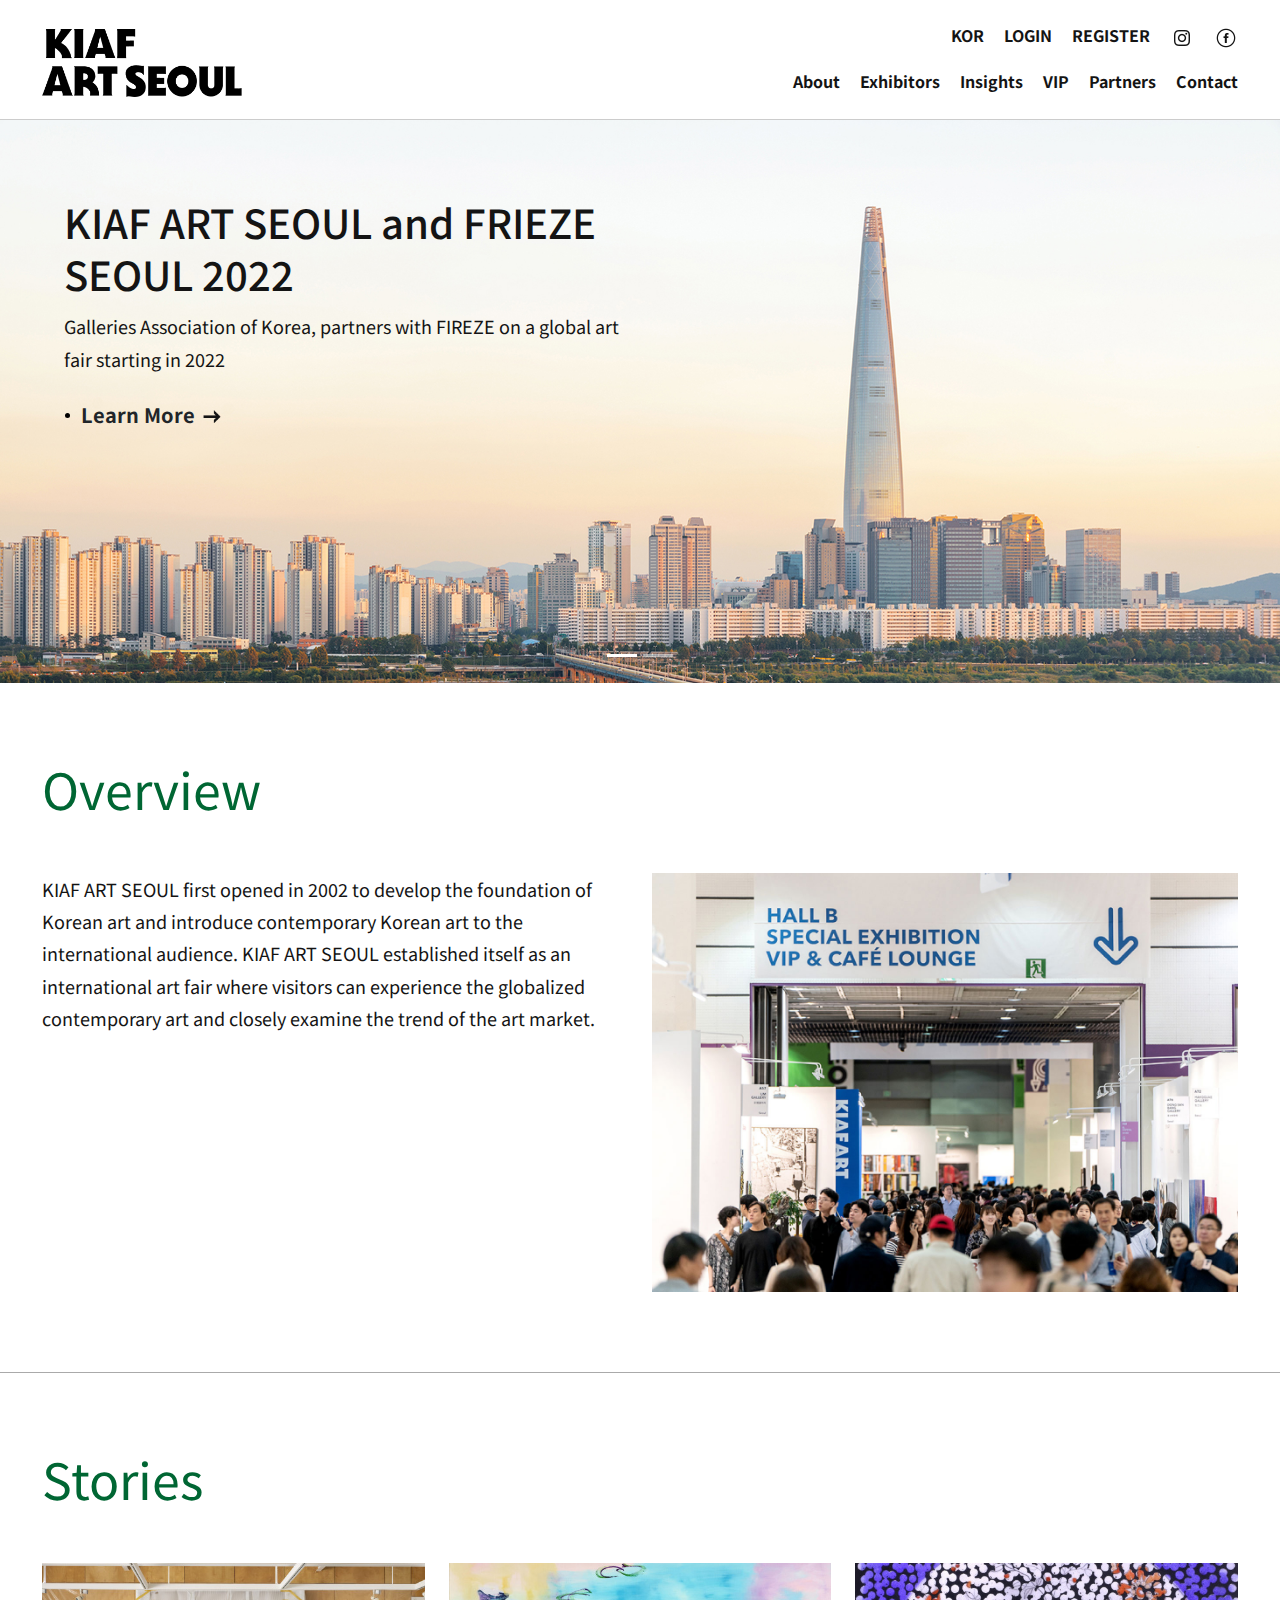
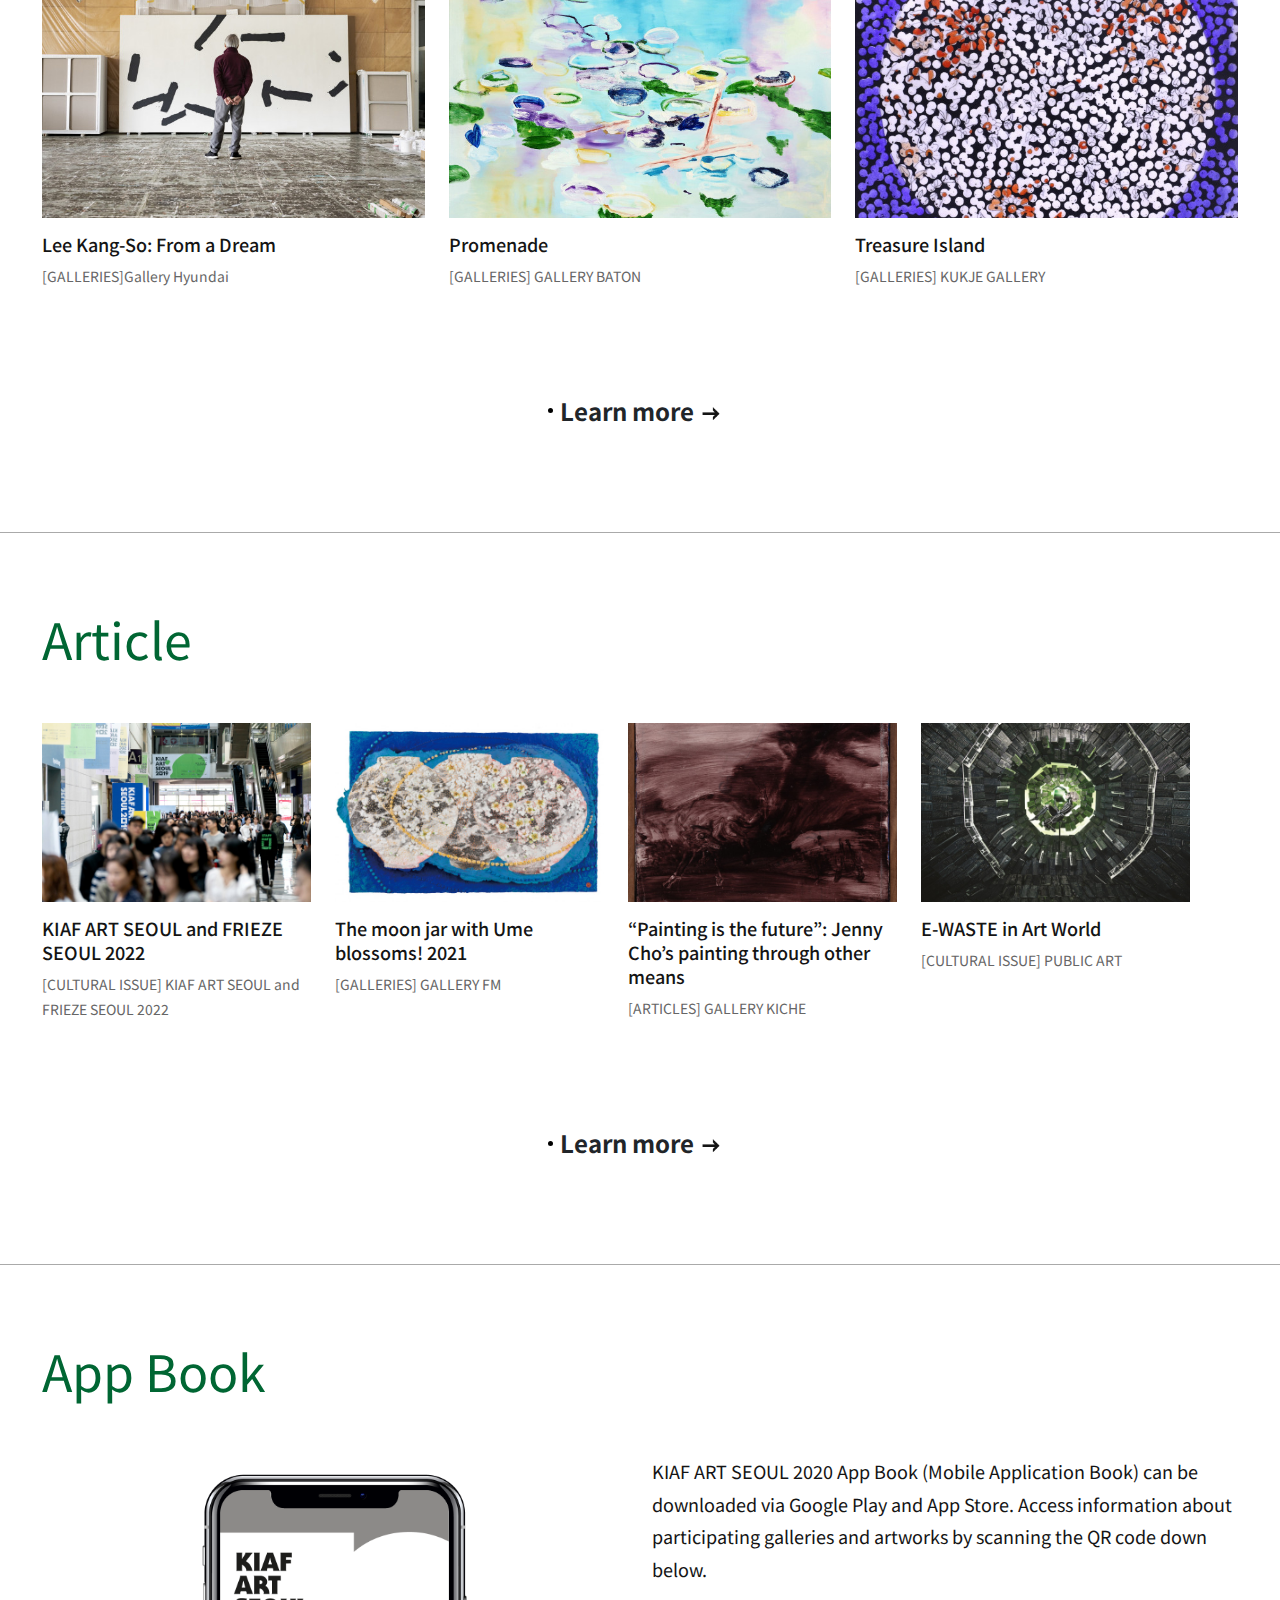
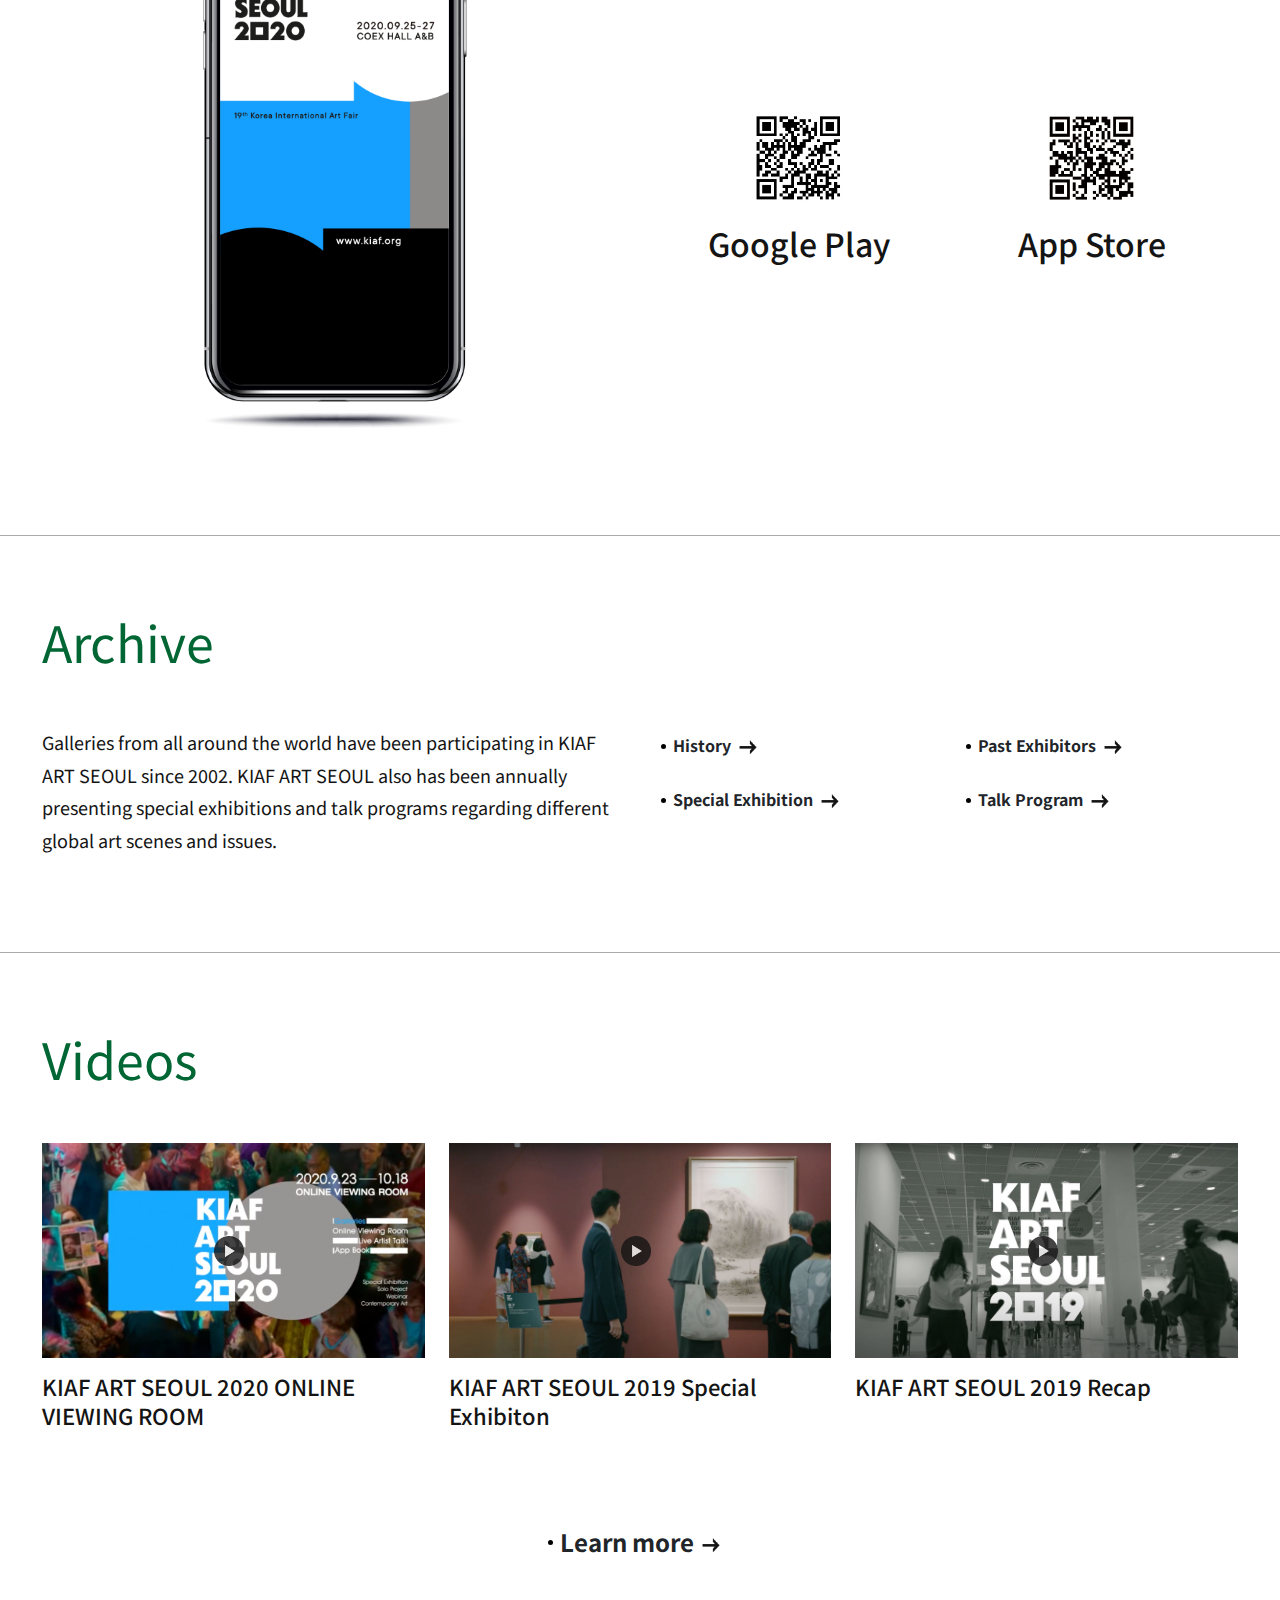
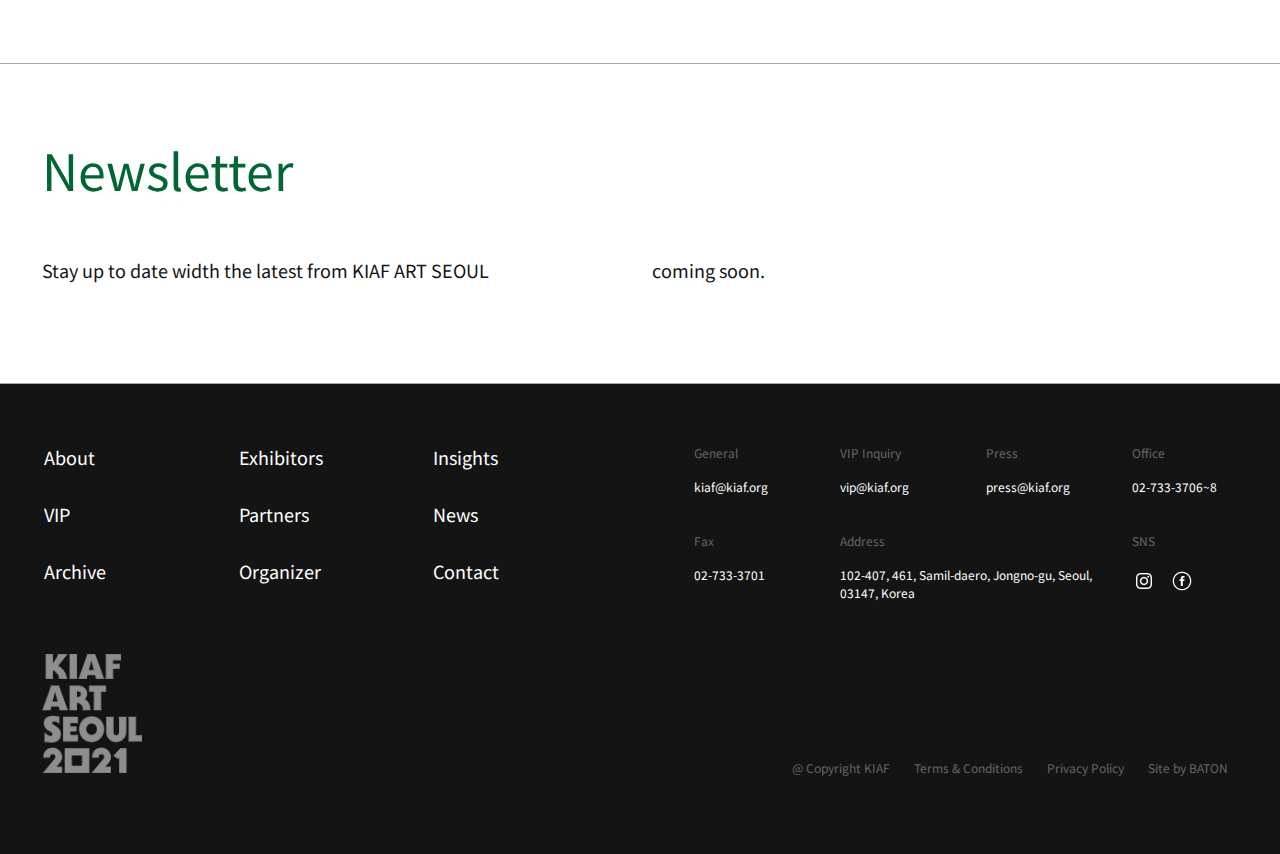
<file: index.html>
<!DOCTYPE html>
<html lang="en">

<head>
  <meta charset="UTF-8">
  <title>키아프 아트 서울</title>
  <meta name="description" content="키아프 아트 서울">
  <meta http-equiv="X-UA-Compatible" content="IE=edge">
  <meta name="viewport" content="width=device-width, initial-scale=1.0">
  <link href="https://fonts.googleapis.com/css2?family=Noto+Sans+KR:wght@100;300;400;500;700;900&display=swap"
    rel="stylesheet">
  <link rel="stylesheet" href="./css/bootstrap.min.css">
  <link rel="stylesheet" href="./css/initial.css">
  <link rel="stylesheet" href="./css/common.css">
  <link rel="stylesheet" href="./css/main.css">

</head>

<body>
  <!-- top btn -->
  <div class="top_btn">
    <img src="./img/arrow_up.png" alt="위 화살표">
  </div>
  <!-- header start -->
  <header>
    <div class="container-fluid">
      <div class="row">
        <!-- mobile menu btn -->
        <div class="mobile_btn">
          <a href="#">KOR</a>
          <input type="checkbox" id="mobile">
          <label for="mobile">
            <span></span>
            <span></span>
            <span></span>
          </label>
          <!-- mobile_menu -->
          <div class="mobile_menu">
            <div class="mtop">
              <ul>
                <li><a href="./sub_html/login.html">LOGIN</a></li>
                <li><a href="./sub_html/register.html">REGISTER</a></li>
                <li><a href="#"><img src="./img/black_instagram.png" alt="인스타그램"></a></li>
                <li><a href="#"><img src="./img/black_facebook.png" alt="페이스북"></a></li>
              </ul>
            </div>
            <!-- mobile mbottom -->
            <div class="mbottom">
              <ul>
                <li><a href="./sub_html/about.html">About</a></li>
                <li><a href="./sub_html/exhibitors.html">Exhibitors</a></li>
                <li><a href="./sub_html/insights.html">Insights</a></li>
                <li><a href="./sub_html/vip.html">VIP</a></li>
                <li><a href="./sub_html/partners.html">Partners</a></li>
                <li><a href="./sub_html/contact.html">Contact</a></li>
              </ul>
            </div>
          </div>
        </div>
        <!-- logo -->
        <div id="logo" class="col-md-4">
          <h1><a href="./index.html"><img src="./img/logo.png" alt="KIAF ART SEOUL 로고"></a></h1>
        </div>
        <!-- nav -->
        <nav id="nav" class="col-md-8">
          <div class="nav-top">
            <ul>
              <li><a href="#">KOR</a></li>
              <li><a href="./sub_html/login.html">LOGIN</a></li>
              <li><a href="./sub_html/register.html">REGISTER</a></li>
              <li><a href="#"><img src="./img/black_instagram.png" alt="인스타그램"></a></li>
              <li><a href="#"><img src="./img/black_facebook.png" alt="페이스북"></a></li>
            </ul>
          </div>
          <!-- nav bottom -->
          <div class="nav-bottom">
            <ul>
              <li><a href="./sub_html/about.html">About</a></li>
              <li><a href="./sub_html/exhibitors.html">Exhibitors</a></li>
              <li><a href="./sub_html/insights.html">Insights</a></li>
              <li><a href="./sub_html/vip.html">VIP</a></li>
              <li><a href="./sub_html/partners.html">Partners</a></li>
              <li><a href="./sub_html/contact.html">Contact</a></li>
            </ul>
          </div>
        </nav>
      </div>
    </div>
  </header>
  <!-- header end -->

  <!-- main start -->
  <main>
    <!-- carousel slide -->
    <div id="myCarousel" class="carousel slide" data-bs-ride="carousel">
      <div class="carousel-indicators">
        <button type="button" data-bs-target="#myCarousel" data-bs-slide-to="0" class="active" aria-current="true"
          aria-label="Slide 1"></button>
        <button type="button" data-bs-target="#myCarousel" data-bs-slide-to="1" aria-label="Slide 2"></button>
      </div>
      <!-- carousel first -->
      <div class="carousel-inner">
        <div class="carousel-item active">
          <img src="./img/main_banner01.jpg" alt="서울 배경 이미지">
          <div class="container">
            <div class="carousel-caption text-start">
              <h1>KIAF ART SEOUL and FRIEZE<br>SEOUL 2022</h1>
              <p>Galleries Association of Korea, partners with FIREZE on a global art<br>fair starting in 2022</p>
              <p><a class="btn btn-lg" href="#">Learn More<img src="./img/arrow_right.png" alt="오른쪽 화살표"></a></p>
            </div>
          </div>
        </div>
        <!-- carousel second -->
        <div class="carousel-item">
          <img src="./img/main_banner02.jpg" alt="작품을 사진찍는 사람 2명">
          <div class="container">
            <div class="carousel-caption text-start">
              <h1>KIAF ART SEOUL SEOUL 2021</h1>
              <p>Date: 2021.10.13(Wed) - 10.17(Sun)<br>Venue: COEX HALL A & B</p>
            </div>
          </div>
        </div>
      </div>
    </div>
    <!-- carousel slide end -->

    <!-- section overview -->
    <section class="overview">
      <div class="container-fluid">
        <h2>Overview</h2>
        <div class="row">
          <div class="col-md-12 col-lg-6">
            <p class="sub_text">KIAF ART SEOUL first opened in 2002 to develop the foundation of Korean art and
              introduce contemporary
              Korean
              art to the international audience. KIAF ART SEOUL established itself as an international art fair where
              visitors can experience the globalized contemporary art and closely examine the trend of the art market.
            </p>
          </div>
          <div class="col-md-12 col-lg-6 img">
            <img src="./img/overview.jpg" alt="전시장 입구 많은 사람들">
          </div>
        </div>
      </div>
    </section>
    <!-- section -->
    <section>
      <div class="container-fluid">
        <h2>Stories</h2>
        <div class="row">
          <div class="col-sm-12 col-md-4">
            <a href="#"><img src="./img/stories_01.jpg" alt="건물 공간에 서있는 한 남자"></a>
            <h3><a href="#">Lee Kang-So: From a Dream</a></h3>
            <p>[GALLERIES]Gallery Hyundai</p>
          </div>
          <div class="col-sm-12 col-md-4">
            <a href="#"><img src="./img/stories_02.jpg" alt="프로매네이드 작품 그림"></a>
            <h3><a href="#">Promenade</a></h3>
            <p>[GALLERIES] GALLERY BATON</p>
          </div>
          <div class="cols-sm-12 col-md-4">
            <a href="#"><img src="./img/stories_03.jpg" alt="트레져아일렌드 작품 그림"></a>
            <h3><a href="#">Treasure Island</a></h3>
            <p>[GALLERIES] KUKJE GALLERY</p>
          </div>
        </div>
        <p><a href="#" class="btn">Learn more<img src="./img/arrow_right.png" alt="오른쪽 화살표"></a></p>
      </div>
    </section>
    <!-- section -->
    <section>
      <div class="container-fluid">
        <h2>Article</h2>
        <div class="row">
          <div class="row col-md-12 col-lg-6">
            <div class="col-sm-12 col-md-6">
              <a href="#"><img src="./img/article_01.jpg" alt="건물 내에 많은 사람들이 이동하고 있다"></a>
              <h3><a href="#">KIAF ART SEOUL and FRIEZE SEOUL 2022</a></h3>
              <p>[CULTURAL ISSUE] KIAF ART SEOUL and FRIEZE SEOUL 2022</p>
            </div>
            <div class="col-sm-12 col-md-6">
              <a href="#"><img src="./img/article_02.jpg" alt="지도와 비슷한 작품"></a>
              <h3><a href="#">The moon jar with Ume blossoms! 2021</a></h3>
              <p>[GALLERIES] GALLERY FM</p>
            </div>
          </div>
          <div class="row col-md-12 col-lg-6">
            <div class="col-sm-12 col-md-6">
              <a href="#"><img src="./img/article_03.jpg" alt="붉은 계열의 그림"></a>
              <h3><a href="#">“Painting is the future”: Jenny Cho’s painting through other means</a></h3>
              <p>[ARTICLES] GALLERY KICHE</p>
            </div>
            <div class="cols-sm-12 col-md-6">
              <a href="#"><img src="./img/article_04.jpg" alt="갤러리 그림"></a>
              <h3><a href="#">E-WASTE in Art World</a></h3>
              <p>[CULTURAL ISSUE] PUBLIC ART</p>
            </div>
          </div>
        </div>
        <p><a href="#" class="btn">Learn more<img src="./img/arrow_right.png" alt="오른쪽 화살표"></a></p>
      </div>
    </section>
    <!-- section appbook -->
    <section class="appbook">
      <div class="container-fluid">
        <h2>App Book</h2>
        <div class="row">
          <div class="col-md-12 col-lg-6 img">
            <img src="./img/appbook.png" alt="전시장 입구 많은 사람들">
          </div>
          <div class="col-md-12 col-lg-6">
            <p class="sub_text">KIAF ART SEOUL 2020 App Book (Mobile Application Book) can be downloaded via Google Play
              and App Store.
              Access information about participating galleries and artworks by scanning the QR code down below.
            </p>
            <div class="qrcode">
              <div class="box">
                <img src="./img/google_play.jpg" alt="구글플레이 QR코드">
                <h3>Google Play</h3>
              </div>
              <div class="box">
                <img src="./img/app_store.jpg" alt="앱스토어 QR코드">
                <h3>App Store</h3>
              </div>
            </div>
          </div>
        </div>
      </div>
    </section>
    <!-- section archive -->
    <section class="archive">
      <div class="container-fluid">
        <h2>Archive</h2>
        <div class="row">
          <div class="col-md-12 col-lg-6">
            <p class="sub_text">Galleries from all around the world have been participating in KIAF ART SEOUL since
              2002. KIAF ART SEOUL
              also has been annually presenting special exhibitions and talk programs regarding different global art
              scenes and issues.
            </p>
          </div>
          <div class="col-md-12 col-lg-6 img">
            <div class="row">
              <p class="col-md-6"><a href="#" class="btn">History<img src="./img/arrow_right.png" alt="오른쪽 화살표"></a>
              </p>
              <p class="col-md-6"><a href="#" class="btn">Past Exhibitors<img src="./img/arrow_right.png"
                    alt="오른쪽 화살표"></a>
              </p>
              <p class="col-md-6"><a href="#" class="btn">Special Exhibition<img src="./img/arrow_right.png"
                    alt="오른쪽 화살표"></a>
              </p>
              <p class="col-md-6"><a href="#" class="btn">Talk Program<img src="./img/arrow_right.png"
                    alt="오른쪽 화살표"></a>
              </p>
            </div>
          </div>
        </div>
      </div>
    </section>
    <!-- section videos -->
    <section class="videos">
      <div class="container-fluid">
        <h2>Videos</h2>
        <div class="row">
          <div class="col-sm-12 col-md-4">
            <a href="#"><img src="./img/videos_01.jpg"
                alt="KIAF ART SEOUL 2020, 2020.9.23 - 10.18 online viewing room"></a>
            <h3><a href="#">KIAF ART SEOUL 2020 ONLINE VIEWING ROOM</a></h3>
          </div>
          <div class="col-sm-12 col-md-4">
            <a href="#"><img src="./img/videos_02.jpg" alt="전시장 내에 7사람이 구경하고 있는 이미지"></a>
            <h3><a href="#">KIAF ART SEOUL 2019 Special Exhibiton</a></h3>
          </div>
          <div class="col-sm-12 col-md-4">
            <a href="#"><img src="./img/videos_03.jpg" alt="KIAF ART SEOUL 2019"></a>
            <h3><a href="#">KIAF ART SEOUL 2019 Recap</a></h3>
          </div>
        </div>
        <p><a href="#" class="btn">Learn more<img src="./img/arrow_right.png" alt="오른쪽 화살표"></a></p>
      </div>
    </section>
    <!-- section -->
    <section>
      <div class="container-fluid">
        <h2>Newsletter</h2>
        <div class="row">
          <p class="col-md-12 col-lg-6 sub_text">Stay up to date width the latest from KIAF ART SEOUL</p>
          <p class="col-md-12 col-lg-6 sub_text">coming soon.</p>
        </div>
      </div>
    </section>
  </main>
  <!-- main end -->

  <!-- footer start -->
  <footer>
    <div class="container-fluid">
      <div class="ftop">
        <div class="row">
          <div class="left col-md-12 col-lg-6">
            <ul>
              <li><a href="#">About</a></li>
              <li><a href="#">Exhibitors</a></li>
              <li><a href="#">Insights</a></li>
              <li><a href="#">VIP</a></li>
              <li><a href="#">Partners</a></li>
              <li><a href="#">News</a></li>
              <li><a href="#">Archive</a></li>
              <li><a href="#">Organizer</a></li>
              <li><a href="#">Contact</a></li>
            </ul>
          </div>
          <div class="right col-md-12 col-lg-6">
            <ul>
              <li>
                <p class="title">General</p>
                <p class="text">kiaf@kiaf.org</p>
              </li>
              <li>
                <p class="title">VIP Inquiry</p>
                <p class="text">vip@kiaf.org</p>
              </li>
              <li>
                <p class="title">Press</p>
                <p class="text">press@kiaf.org</p>
              </li>
              <li>
                <p class="title">Office</p>
                <p class="text">02-733-3706~8</p>
              </li>
              <li>
                <p class="title">Fax</p>
                <p class="text">02-733-3701</p>
              </li>
              <li>
                <p class="title">Address</p>
                <p class="text">102-407, 461, Samil-daero, Jongno-gu, Seoul, 03147, Korea</p>
              </li>
              <li>
                <p class="title">SNS</p>
                <a href="#"><img src="./img/white_instagram.png" alt="인스타그램"></a>
                <a href="#"><img src="./img/white_facebook.png" alt="페이스북"></a>
              </li>
            </ul>
          </div>
        </div>
      </div>
      <div class="fbotton">
        <div class="row">
          <div class="flogo col-md-12 col-lg-4">
            <a href="./index.html"><img src="./img/footer_logo.png" alt="KIAF ART SEOUL 2021 하단 로고"></a>
          </div>
          <div class="copyright col-md-12 col-lg-8">
            <ul class="copy-list">
              <li>@ Copyright KIAF</li>
              <li><a href="#">Terms & Conditions</a></li>
              <li><a href="#">Privacy Policy</a></li>
              <li><a href="#">Site by BATON</a></li>
            </ul>
          </div>
        </div>
      </div>
    </div>
  </footer>


  <!-- footer end -->
  <!-- script -->
  <script src="./js/bootstrap.min.js"></script>
  <script src="./js/common.js"></script>
</body>

</html>
</file>
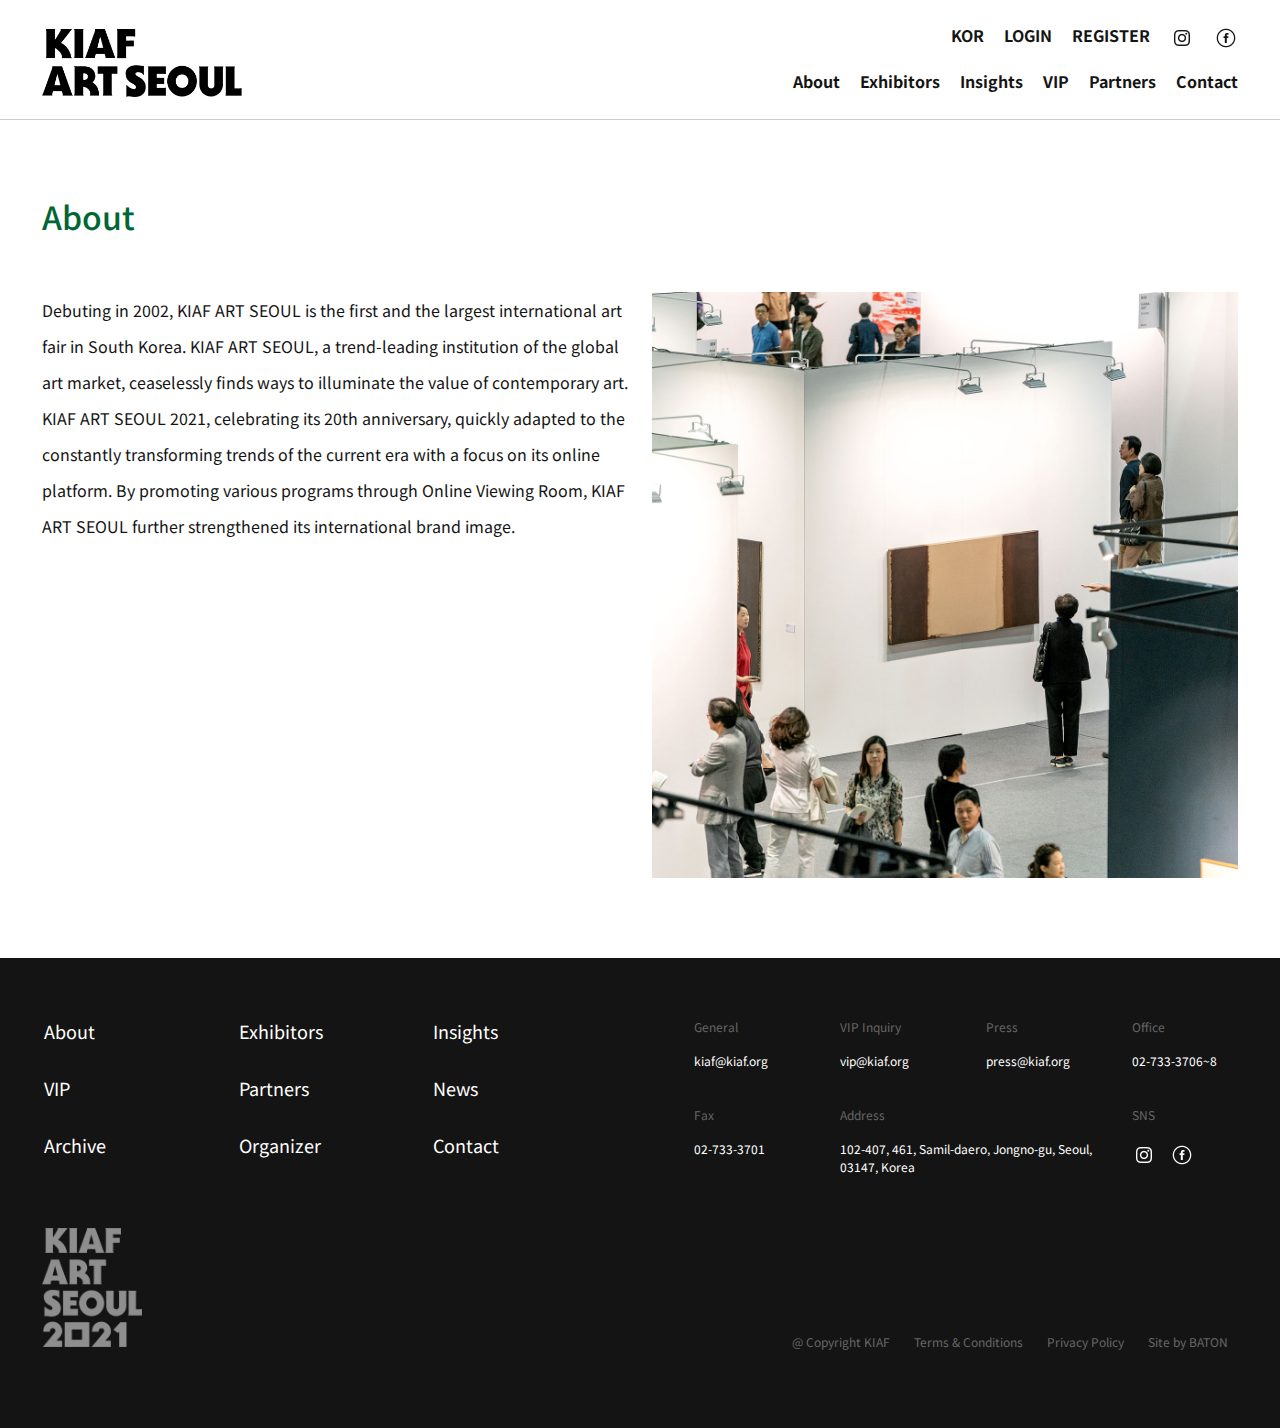
<file: sub_html/about.html>
<!DOCTYPE html>
<html lang="en">

<head>
    <meta charset="UTF-8">
    <title>about</title>
    <meta name="description" content="about">
    <meta http-equiv="X-UA-Compatible" content="IE=edge">
    <meta name="viewport" content="width=device-width, initial-scale=1.0">
    <link href="https://fonts.googleapis.com/css2?family=Noto+Sans+KR:wght@100;300;400;500;700;900&display=swap"
        rel="stylesheet">
    <link rel="stylesheet" href="../css/bootstrap.min.css">
    <link rel="stylesheet" href="../css/initial.css">
    <link rel="stylesheet" href="../css/common.css">
    <link rel="stylesheet" href="../css/sub.css">

</head>

<body>
    <!-- top btn -->
    <div class="top_btn">
        <img src="../img/arrow_up.png" alt="위 화살표">
    </div>
    <!-- header start -->
    <header>
        <div class="container-fluid">
            <div class="row">
                <!-- mobile menu btn -->
                <div class="mobile_btn">
                    <a href="#">KOR</a>
                    <input type="checkbox" id="mobile">
                    <label for="mobile">
                        <span></span>
                        <span></span>
                        <span></span>
                    </label>
                    <!-- mobile_menu -->
                    <div class="mobile_menu">
                        <div class="mtop">
                            <ul>
                                <li><a href="./login.html">LOGIN</a></li>
                                <li><a href="./register.html">REGISTER</a></li>
                                <li><a href="#"><img src="../img/black_instagram.png" alt="인스타그램"></a></li>
                                <li><a href="#"><img src="../img/black_facebook.png" alt="페이스북"></a></li>
                            </ul>
                        </div>
                        <!-- mobile mbottom -->
                        <div class="mbottom">
                            <ul>
                                <li><a href="./about.html">About</a></li>
                                <li><a href="./exhibitors.html">Exhibitors</a></li>
                                <li><a href="./insights.html">Insights</a></li>
                                <li><a href="./vip.html">VIP</a></li>
                                <li><a href="./partners.html">Partners</a></li>
                                <li><a href="./contact.html">Contact</a></li>
                            </ul>
                        </div>
                    </div>
                </div>
                <!-- logo -->
                <div id="logo" class="col-md-4">
                    <h1><a href="../index.html"><img src="../img/logo.png" alt="KIAF ART SEOUL 로고"></a></h1>
                </div>
                <!-- nav -->
                <nav id="nav" class="col-md-8">
                    <div class="nav-top">
                        <ul>
                            <li><a href="#">KOR</a></li>
                            <li><a href="./login.html">LOGIN</a></li>
                            <li><a href="./register.html">REGISTER</a></li>
                            <li><a href="#"><img src="../img/black_instagram.png" alt="인스타그램"></a></li>
                            <li><a href="#"><img src="../img/black_facebook.png" alt="페이스북"></a></li>
                        </ul>
                    </div>
                    <!-- nav bottom -->
                    <div class="nav-bottom">
                        <ul>
                            <li><a href="./about.html">About</a></li>
                            <li><a href="./exhibitors.html">Exhibitors</a></li>
                            <li><a href="./insights.html">Insights</a></li>
                            <li><a href="./vip.html">VIP</a></li>
                            <li><a href="./partners.html">Partners</a></li>
                            <li><a href="./contact.html">Contact</a></li>
                        </ul>
                    </div>
                </nav>
            </div>
        </div>
    </header>
    <!-- header end -->

    <!-- main start -->
    <main>
        <section>
            <div class="container-fluid">
                <div class="row">
                    <h2>About</h2>
                    <div class="text col-md-12 col-lg-6">
                        <p>Debuting in 2002, KIAF ART SEOUL is the first and the largest international art fair in South
                            Korea. KIAF ART SEOUL, a trend-leading institution of the global art market, ceaselessly
                            finds
                            ways to illuminate the value of contemporary art. KIAF ART SEOUL 2021, celebrating its 20th
                            anniversary, quickly adapted to the constantly transforming trends of the current era with a
                            focus on its online platform. By promoting various programs through Online Viewing Room,
                            KIAF
                            ART SEOUL further strengthened its international brand image.
                        </p>
                    </div>
                    <div class="banner col-md-12 col-lg-6">
                        <img src="../img/about/about.jpg" alt="">
                    </div>
                </div>
            </div>
        </section>
    </main>
    <!-- main end -->

    <!-- footer start -->
    <footer>
        <div class="container-fluid">
            <div class="ftop">
                <div class="row">
                    <div class="left col-md-12 col-lg-6">
                        <ul>
                            <li><a href="./about.html">About</a></li>
                            <li><a href="./exhibitors.html">Exhibitors</a></li>
                            <li><a href="./insights.html">Insights</a></li>
                            <li><a href="./vip.html">VIP</a></li>
                            <li><a href="#">Partners</a></li>
                            <li><a href="#">News</a></li>
                            <li><a href="#">Archive</a></li>
                            <li><a href="#">Organizer</a></li>
                            <li><a href="#">Contact</a></li>
                        </ul>
                    </div>
                    <div class="right col-md-12 col-lg-6">
                        <ul>
                            <li>
                                <p class="title">General</p>
                                <p class="text">kiaf@kiaf.org</p>
                            </li>
                            <li>
                                <p class="title">VIP Inquiry</p>
                                <p class="text">vip@kiaf.org</p>
                            </li>
                            <li>
                                <p class="title">Press</p>
                                <p class="text">press@kiaf.org</p>
                            </li>
                            <li>
                                <p class="title">Office</p>
                                <p class="text">02-733-3706~8</p>
                            </li>
                            <li>
                                <p class="title">Fax</p>
                                <p class="text">02-733-3701</p>
                            </li>
                            <li>
                                <p class="title">Address</p>
                                <p class="text">102-407, 461, Samil-daero, Jongno-gu, Seoul, 03147, Korea</p>
                            </li>
                            <li>
                                <p class="title">SNS</p>
                                <a href="#"><img src="../img/white_instagram.png" alt="인스타그램"></a>
                                <a href="#"><img src="../img/white_facebook.png" alt="페이스북"></a>
                            </li>
                        </ul>
                    </div>
                </div>
            </div>
            <div class="fbotton">
                <div class="row">
                    <div class="flogo col-md-12 col-lg-4">
                        <a href="../index.html"><img src="../img/footer_logo.png" alt="KIAF ART SEOUL 2021 하단 로고"></a>
                    </div>
                    <div class="copyright col-md-12 col-lg-8">
                        <ul class="copy-list">
                            <li>@ Copyright KIAF</li>
                            <li><a href="#">Terms & Conditions</a></li>
                            <li><a href="#">Privacy Policy</a></li>
                            <li><a href="#">Site by BATON</a></li>
                        </ul>
                    </div>
                </div>
            </div>
        </div>
    </footer>


    <!-- footer end -->
    <!-- script -->
    <script src="../js/bootstrap.min.js"></script>
    <script src="../js/common.js"></script>
</body>

</html>
</file>
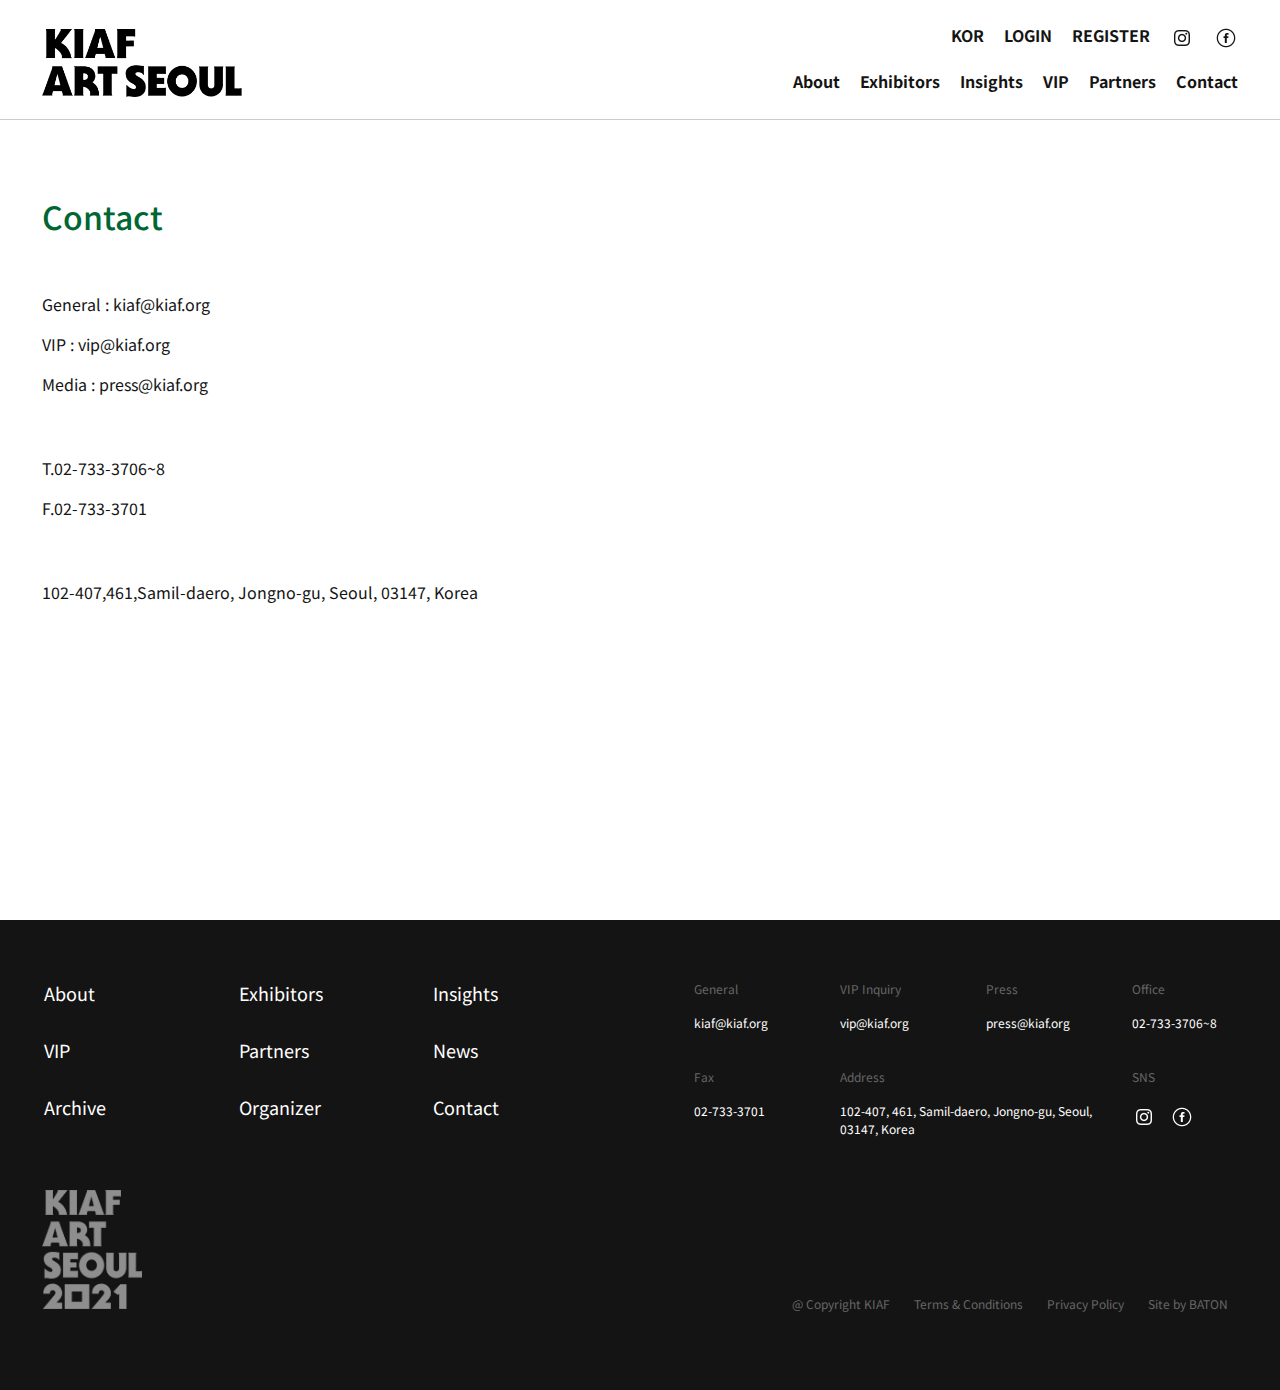
<file: sub_html/contact.html>
<!DOCTYPE html>
<html lang="en">

<head>
    <meta charset="UTF-8">
    <title>contact</title>
    <meta name="description" content="contact">
    <meta http-equiv="X-UA-Compatible" content="IE=edge">
    <meta name="viewport" content="width=device-width, initial-scale=1.0">
    <link href="https://fonts.googleapis.com/css2?family=Noto+Sans+KR:wght@100;300;400;500;700;900&display=swap"
        rel="stylesheet">
    <link rel="stylesheet" href="../css/bootstrap.min.css">
    <link rel="stylesheet" href="../css/initial.css">
    <link rel="stylesheet" href="../css/common.css">
    <link rel="stylesheet" href="../css/sub.css">

</head>

<body>
    <!-- top btn -->
    <div class="top_btn">
        <img src="../img/arrow_up.png" alt="위 화살표">
    </div>
    <!-- header start -->
    <header>
        <div class="container-fluid">
            <div class="row">
                <!-- mobile menu btn -->
                <div class="mobile_btn">
                    <a href="#">KOR</a>
                    <input type="checkbox" id="mobile">
                    <label for="mobile">
                        <span></span>
                        <span></span>
                        <span></span>
                    </label>
                    <!-- mobile_menu -->
                    <div class="mobile_menu">
                        <div class="mtop">
                            <ul>
                                <li><a href="./login.html">LOGIN</a></li>
                                <li><a href="./register.html">REGISTER</a></li>
                                <li><a href="#"><img src="../img/black_instagram.png" alt="인스타그램"></a></li>
                                <li><a href="#"><img src="../img/black_facebook.png" alt="페이스북"></a></li>
                            </ul>
                        </div>
                        <!-- mobile mbottom -->
                        <div class="mbottom">
                            <ul>
                                <li><a href="./about.html">About</a></li>
                                <li><a href="./exhibitors.html">Exhibitors</a></li>
                                <li><a href="./insights.html">Insights</a></li>
                                <li><a href="./vip.html">VIP</a></li>
                                <li><a href="./partners.html">Partners</a></li>
                                <li><a href="./contact.html">Contact</a></li>
                            </ul>
                        </div>
                    </div>
                </div>
                <!-- logo -->
                <div id="logo" class="col-md-4">
                    <h1><a href=".../index.html"><img src="../img/logo.png" alt="KIAF ART SEOUL 로고"></a></h1>
                </div>
                <!-- nav -->
                <nav id="nav" class="col-md-8">
                    <div class="nav-top">
                        <ul>
                            <li><a href="#">KOR</a></li>
                            <li><a href="./login.html">LOGIN</a></li>
                            <li><a href="./register.html">REGISTER</a></li>
                            <li><a href="#"><img src="../img/black_instagram.png" alt="인스타그램"></a></li>
                            <li><a href="#"><img src="../img/black_facebook.png" alt="페이스북"></a></li>
                        </ul>
                    </div>
                    <!-- nav bottom -->
                    <div class="nav-bottom">
                        <ul>
                            <li><a href="./about.html">About</a></li>
                            <li><a href="./exhibitors.html">Exhibitors</a></li>
                            <li><a href="./insights.html">Insights</a></li>
                            <li><a href="./vip.html">VIP</a></li>
                            <li><a href="./partners.html">Partners</a></li>
                            <li><a href="./contact.html">Contact</a></li>
                        </ul>
                    </div>
                </nav>
            </div>
        </div>
    </header>
    <!-- header end -->

    <!-- main start -->
    <main>
        <section class="contact">
            <div class="container-fluid">
                <div class="row">
                    <!-- title -->
                    <h2>Contact</h2>
                    <div class="text_list">
                        <div class="email">
                            <p>General : kiaf@kiaf.org</p>
                            <p>VIP : vip@kiaf.org</p>
                            <p>Media : press@kiaf.org</p>
                        </div>
                        <div class="tel">
                            <p>T.02-733-3706~8</p>
                            <p>F.02-733-3701</p>
                        </div>
                        <div class="address">
                            <p>102-407,461,Samil-daero, Jongno-gu, Seoul, 03147, Korea</p>
                        </div>
                    </div>
                </div>
            </div>
        </section>
    </main>
    <!-- main end -->

    <!-- footer start -->
    <footer>
        <div class="container-fluid">
            <div class="ftop">
                <div class="row">
                    <div class="left col-md-12 col-lg-6">
                        <ul>
                            <li><a href="./about.html">About</a></li>
                            <li><a href="./exhibitors.html">Exhibitors</a></li>
                            <li><a href="./insights.html">Insights</a></li>
                            <li><a href="./vip.html">VIP</a></li>
                            <li><a href="#">Partners</a></li>
                            <li><a href="#">News</a></li>
                            <li><a href="#">Archive</a></li>
                            <li><a href="#">Organizer</a></li>
                            <li><a href="#">Contact</a></li>
                        </ul>
                    </div>
                    <div class="right col-md-12 col-lg-6">
                        <ul>
                            <li>
                                <p class="title">General</p>
                                <p class="text">kiaf@kiaf.org</p>
                            </li>
                            <li>
                                <p class="title">VIP Inquiry</p>
                                <p class="text">vip@kiaf.org</p>
                            </li>
                            <li>
                                <p class="title">Press</p>
                                <p class="text">press@kiaf.org</p>
                            </li>
                            <li>
                                <p class="title">Office</p>
                                <p class="text">02-733-3706~8</p>
                            </li>
                            <li>
                                <p class="title">Fax</p>
                                <p class="text">02-733-3701</p>
                            </li>
                            <li>
                                <p class="title">Address</p>
                                <p class="text">102-407, 461, Samil-daero, Jongno-gu, Seoul, 03147, Korea</p>
                            </li>
                            <li>
                                <p class="title">SNS</p>
                                <a href="#"><img src="../img/white_instagram.png" alt="인스타그램"></a>
                                <a href="#"><img src="../img/white_facebook.png" alt="페이스북"></a>
                            </li>
                        </ul>
                    </div>
                </div>
            </div>
            <div class="fbotton">
                <div class="row">
                    <div class="flogo col-md-12 col-lg-4">
                        <a href=".../index.html"><img src="../img/footer_logo.png" alt="KIAF ART SEOUL 2021 하단 로고"></a>
                    </div>
                    <div class="copyright col-md-12 col-lg-8">
                        <ul class="copy-list">
                            <li>@ Copyright KIAF</li>
                            <li><a href="#">Terms & Conditions</a></li>
                            <li><a href="#">Privacy Policy</a></li>
                            <li><a href="#">Site by BATON</a></li>
                        </ul>
                    </div>
                </div>
            </div>
        </div>
    </footer>


    <!-- footer end -->
    <!-- script -->
    <script src="../js/bootstrap.min.js"></script>
    <script src="../js/common.js"></script>
</body>

</html>
</file>
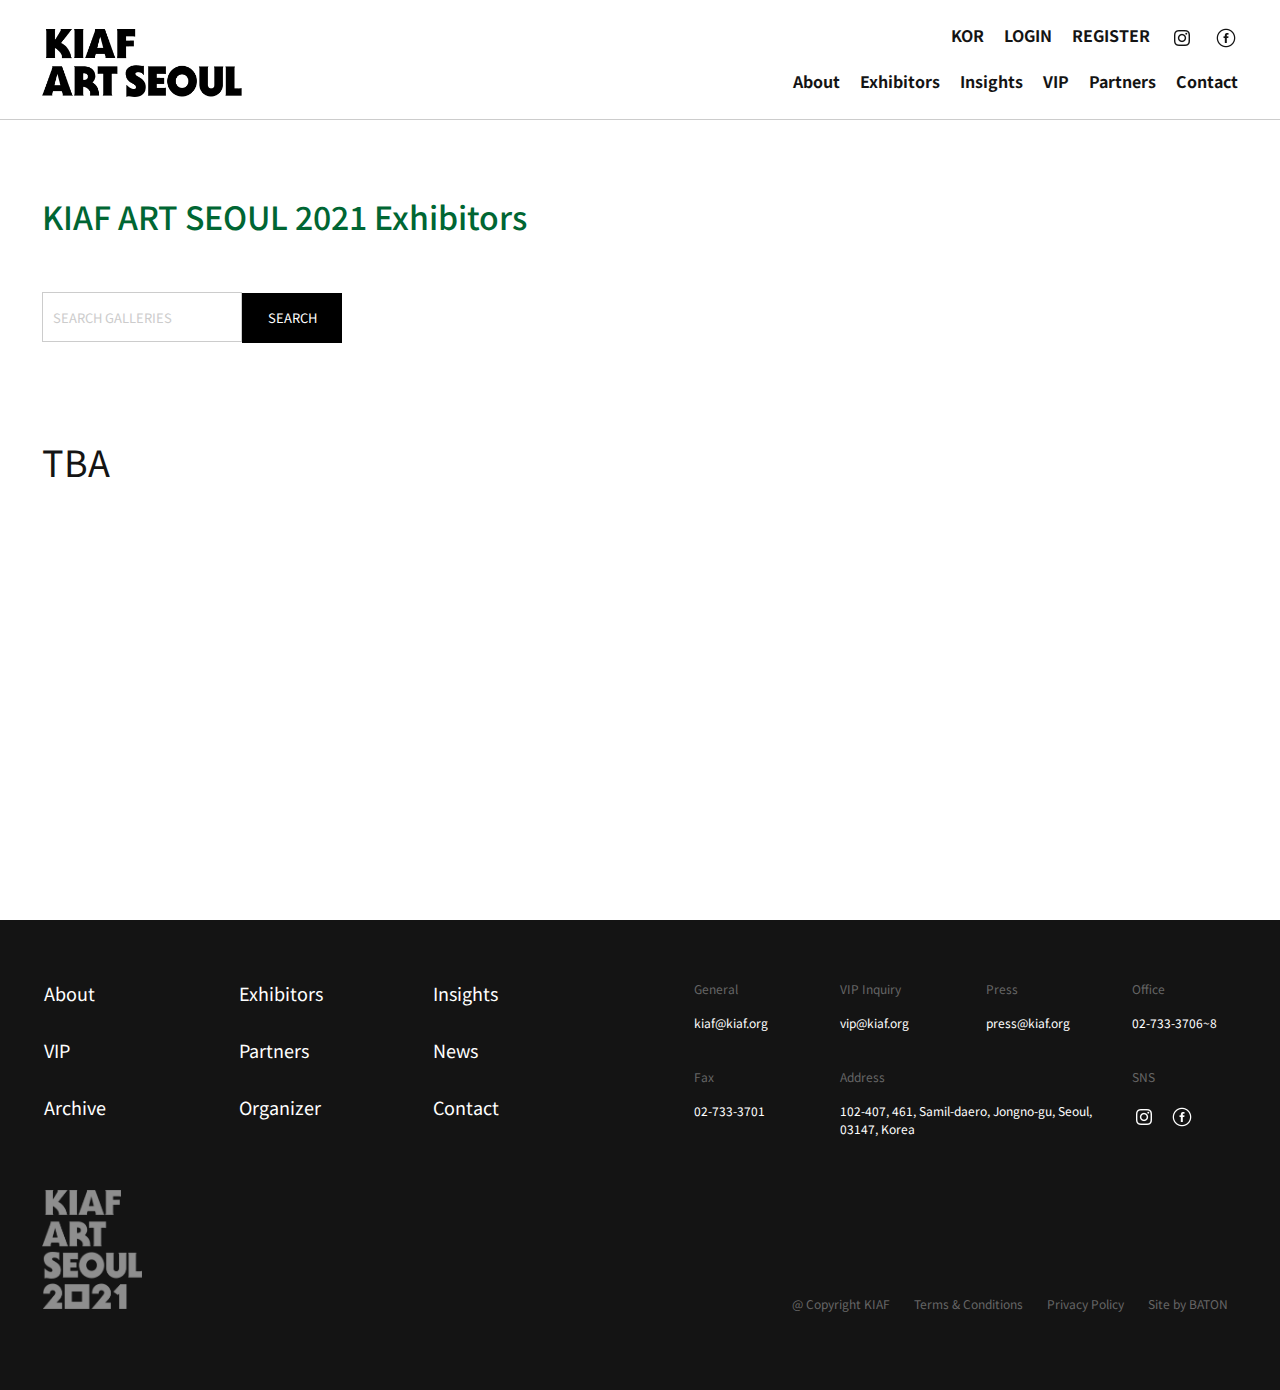
<file: sub_html/exhibitors.html>
<!DOCTYPE html>
<html lang="en">

<head>
    <meta charset="UTF-8">
    <title>exhibitors</title>
    <meta name="description" content="exhibitors">
    <meta http-equiv="X-UA-Compatible" content="IE=edge">
    <meta name="viewport" content="width=device-width, initial-scale=1.0">
    <link href="https://fonts.googleapis.com/css2?family=Noto+Sans+KR:wght@100;300;400;500;700;900&display=swap"
        rel="stylesheet">
    <link rel="stylesheet" href="../css/bootstrap.min.css">
    <link rel="stylesheet" href="../css/initial.css">
    <link rel="stylesheet" href="../css/common.css">
    <link rel="stylesheet" href="../css/sub.css">

</head>

<body>
    <!-- top btn -->
    <div class="top_btn">
        <img src="../img/arrow_up.png" alt="위 화살표">
    </div>
    <!-- header start -->
    <header>
        <div class="container-fluid">
            <div class="row">
                <!-- mobile menu btn -->
                <div class="mobile_btn">
                    <a href="#">KOR</a>
                    <input type="checkbox" id="mobile">
                    <label for="mobile">
                        <span></span>
                        <span></span>
                        <span></span>
                    </label>
                    <!-- mobile_menu -->
                    <div class="mobile_menu">
                        <div class="mtop">
                            <ul>
                                <li><a href="./login.html">LOGIN</a></li>
                                <li><a href="./register.html">REGISTER</a></li>
                                <li><a href="#"><img src="../img/black_instagram.png" alt="인스타그램"></a></li>
                                <li><a href="#"><img src="../img/black_facebook.png" alt="페이스북"></a></li>
                            </ul>
                        </div>
                        <!-- mobile mbottom -->
                        <div class="mbottom">
                            <ul>
                                <li><a href="./about.html">About</a></li>
                                <li><a href="./exhibitors.html">Exhibitors</a></li>
                                <li><a href="./insights.html">Insights</a></li>
                                <li><a href="./vip.html">VIP</a></li>
                                <li><a href="./partners.html">Partners</a></li>
                                <li><a href="./contact.html">Contact</a></li>
                            </ul>
                        </div>
                    </div>
                </div>
                <!-- logo -->
                <div id="logo" class="col-md-4">
                    <h1><a href="../index.html"><img src="../img/logo.png" alt="KIAF ART SEOUL 로고"></a></h1>
                </div>
                <!-- nav -->
                <nav id="nav" class="col-md-8">
                    <div class="nav-top">
                        <ul>
                            <li><a href="#">KOR</a></li>
                            <li><a href="./login.html">LOGIN</a></li>
                            <li><a href="./register.html">REGISTER</a></li>
                            <li><a href="#"><img src="../img/black_instagram.png" alt="인스타그램"></a></li>
                            <li><a href="#"><img src="../img/black_facebook.png" alt="페이스북"></a></li>
                        </ul>
                    </div>
                    <!-- nav bottom -->
                    <div class="nav-bottom">
                        <ul>
                            <li><a href="./about.html">About</a></li>
                            <li><a href="./exhibitors.html">Exhibitors</a></li>
                            <li><a href="./insights.html">Insights</a></li>
                            <li><a href="./vip.html">VIP</a></li>
                            <li><a href="./partners.html">Partners</a></li>
                            <li><a href="./contact.html">Contact</a></li>
                        </ul>
                    </div>
                </nav>
            </div>
        </div>
    </header>
    <!-- header end -->

    <!-- main start -->
    <main>
        <section>
            <div class="container-fluid">
                <div class="row">
                    <h2>KIAF ART SEOUL 2021 Exhibitors</h2>
                    <div class="text col-md-12">
                        <input type="text" placeholder="SEARCH GALLERIES"><button>SEARCH</button>
                        <p class="title">TBA</p>
                    </div>
                </div>
            </div>
        </section>
    </main>
    <!-- main end -->

    <!-- footer start -->
    <footer>
        <div class="container-fluid">
            <div class="ftop">
                <div class="row">
                    <div class="left col-md-12 col-lg-6">
                        <ul>
                            <li><a href="./about.html">About</a></li>
                            <li><a href="./exhibitors.html">Exhibitors</a></li>
                            <li><a href="./insights.html">Insights</a></li>
                            <li><a href="./vip.html">VIP</a></li>
                            <li><a href="#">Partners</a></li>
                            <li><a href="#">News</a></li>
                            <li><a href="#">Archive</a></li>
                            <li><a href="#">Organizer</a></li>
                            <li><a href="#">Contact</a></li>
                        </ul>
                    </div>
                    <div class="right col-md-12 col-lg-6">
                        <ul>
                            <li>
                                <p class="title">General</p>
                                <p class="text">kiaf@kiaf.org</p>
                            </li>
                            <li>
                                <p class="title">VIP Inquiry</p>
                                <p class="text">vip@kiaf.org</p>
                            </li>
                            <li>
                                <p class="title">Press</p>
                                <p class="text">press@kiaf.org</p>
                            </li>
                            <li>
                                <p class="title">Office</p>
                                <p class="text">02-733-3706~8</p>
                            </li>
                            <li>
                                <p class="title">Fax</p>
                                <p class="text">02-733-3701</p>
                            </li>
                            <li>
                                <p class="title">Address</p>
                                <p class="text">102-407, 461, Samil-daero, Jongno-gu, Seoul, 03147, Korea</p>
                            </li>
                            <li>
                                <p class="title">SNS</p>
                                <a href="#"><img src="../img/white_instagram.png" alt="인스타그램"></a>
                                <a href="#"><img src="../img/white_facebook.png" alt="페이스북"></a>
                            </li>
                        </ul>
                    </div>
                </div>
            </div>
            <div class="fbotton">
                <div class="row">
                    <div class="flogo col-md-12 col-lg-4">
                        <a href="../index.html"><img src="../img/footer_logo.png" alt="KIAF ART SEOUL 2021 하단 로고"></a>
                    </div>
                    <div class="copyright col-md-12 col-lg-8">
                        <ul class="copy-list">
                            <li>@ Copyright KIAF</li>
                            <li><a href="#">Terms & Conditions</a></li>
                            <li><a href="#">Privacy Policy</a></li>
                            <li><a href="#">Site by BATON</a></li>
                        </ul>
                    </div>
                </div>
            </div>
        </div>
    </footer>


    <!-- footer end -->
    <!-- script -->
    <script src="../js/bootstrap.min.js"></script>
    <script src="../js/common.js"></script>
</body>

</html>
</file>
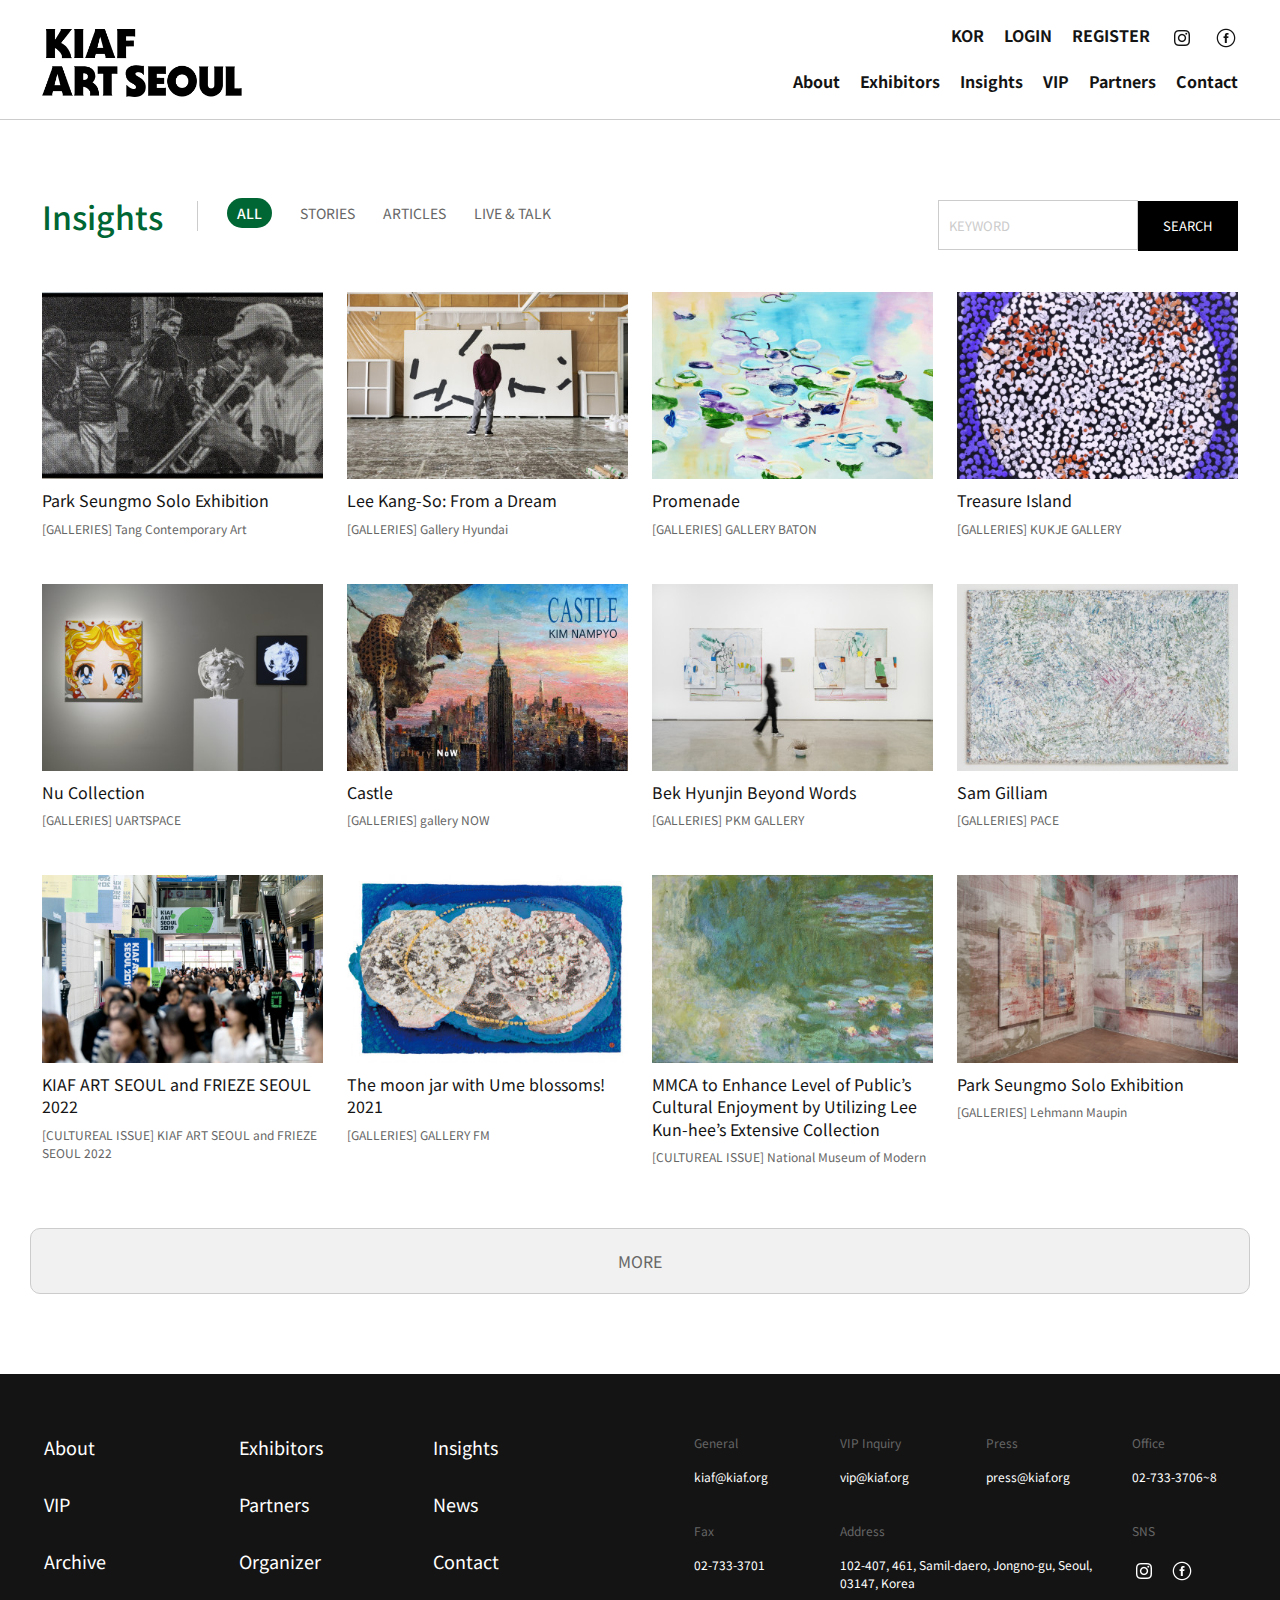
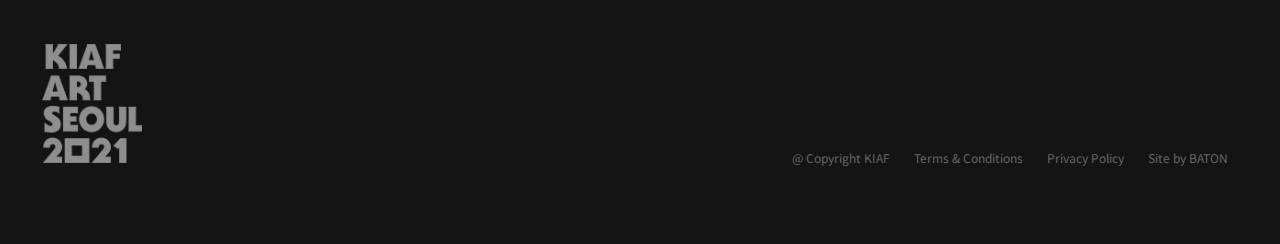
<file: sub_html/insights.html>
<!DOCTYPE html>
<html lang="en">

<head>
    <meta charset="UTF-8">
    <title>insights</title>
    <meta name="description" content="insights">
    <meta http-equiv="X-UA-Compatible" content="IE=edge">
    <meta name="viewport" content="width=device-width, initial-scale=1.0">
    <link href="https://fonts.googleapis.com/css2?family=Noto+Sans+KR:wght@100;300;400;500;700;900&display=swap"
        rel="stylesheet">
    <link rel="stylesheet" href="../css/bootstrap.min.css">
    <link rel="stylesheet" href="../css/initial.css">
    <link rel="stylesheet" href="../css/common.css">
    <link rel="stylesheet" href="../css/sub.css">

</head>

<body>
    <!-- top btn -->
    <div class="top_btn">
        <img src="../img/arrow_up.png" alt="위 화살표">
    </div>
    <!-- header start -->
    <header>
        <div class="container-fluid">
            <div class="row">
                <!-- mobile menu btn -->
                <div class="mobile_btn">
                    <a href="#">KOR</a>
                    <input type="checkbox" id="mobile">
                    <label for="mobile">
                        <span></span>
                        <span></span>
                        <span></span>
                    </label>
                    <!-- mobile_menu -->
                    <div class="mobile_menu">
                        <div class="mtop">
                            <ul>
                                <li><a href="./login.html">LOGIN</a></li>
                                <li><a href="./register.html">REGISTER</a></li>
                                <li><a href="#"><img src="../img/black_instagram.png" alt="인스타그램"></a></li>
                                <li><a href="#"><img src="../img/black_facebook.png" alt="페이스북"></a></li>
                            </ul>
                        </div>
                        <!-- mobile mbottom -->
                        <div class="mbottom">
                            <ul>
                                <li><a href="./about.html">About</a></li>
                                <li><a href="./exhibitors.html">Exhibitors</a></li>
                                <li><a href="./insights.html">Insights</a></li>
                                <li><a href="./vip.html">VIP</a></li>
                                <li><a href="./partners.html">Partners</a></li>
                                <li><a href="./contact.html">Contact</a></li>
                            </ul>
                        </div>
                    </div>
                </div>
                <!-- logo -->
                <div id="logo" class="col-md-4">
                    <h1><a href="../index.html"><img src="../img/logo.png" alt="KIAF ART SEOUL 로고"></a></h1>
                </div>
                <!-- nav -->
                <nav id="nav" class="col-md-8">
                    <div class="nav-top">
                        <ul>
                            <li><a href="#">KOR</a></li>
                            <li><a href="./login.html">LOGIN</a></li>
                            <li><a href="./register.html">REGISTER</a></li>
                            <li><a href="#"><img src="../img/black_instagram.png" alt="인스타그램"></a></li>
                            <li><a href="#"><img src="../img/black_facebook.png" alt="페이스북"></a></li>
                        </ul>
                    </div>
                    <!-- nav bottom -->
                    <div class="nav-bottom">
                        <ul>
                            <li><a href="./about.html">About</a></li>
                            <li><a href="./exhibitors.html">Exhibitors</a></li>
                            <li><a href="./insights.html">Insights</a></li>
                            <li><a href="./vip.html">VIP</a></li>
                            <li><a href="./partners.html">Partners</a></li>
                            <li><a href="./contact.html">Contact</a></li>
                        </ul>
                    </div>
                </nav>
            </div>
        </div>
    </header>
    <!-- header end -->

    <!-- main start -->
    <main>
        <section class="insights">
            <div class="container-fluid">
                <div class="row">
                    <div class="select col-md-12 col-lg-7">
                        <!-- title -->
                        <h2>Insights</h2>
                        <ul>
                            <li><a class="on" href="#">ALL</a></li>
                            <li><a href="#">STORIES</a></li>
                            <li><a href="#">ARTICLES</a></li>
                            <li><a href="#">LIVE & TALK</a></li>
                        </ul>
                    </div>
                    <div class="text col-md-12 col-lg-5">
                        <input type="text" placeholder="KEYWORD"><button>SEARCH</button>
                    </div>
                </div>
                <!-- list -->
                <ul class="list row">
                    <li class="col-sm-6 col-md-4 col-lg-3">
                        <a href="#"><img src="../img/insights/insights01.jpg" alt="트럼펫을 불고있는 남자와 길 위의 사람들"></a>
                        <h3><a href="#">Park Seungmo Solo Exhibition</a></h3>
                        <p>[GALLERIES] Tang Contemporary Art</p>
                    </li>
                    <li class="col-sm-6 col-md-4 col-lg-3">
                        <a href="#"><img src="../img/insights/insights02.jpg" alt="공간에 서있는 한 남자"></a>
                        <h3><a href="#">Lee Kang-So: From a Dream</a></h3>
                        <p>[GALLERIES] Gallery Hyundai</p>
                    </li>
                    <li class="col-sm-6 col-md-4 col-lg-3">
                        <a href="#"><img src="../img/insights/insights03.jpg" alt="다채로운 그림작품"></a>
                        <h3><a href="#">Promenade</a></h3>
                        <p>[GALLERIES] GALLERY BATON</p>
                    </li>
                    <li class="col-sm-6 col-md-4 col-lg-3">
                        <a href="#"><img src="../img/insights/insights04.jpg" alt="보라색 배경 안 흰색 큰원 그림"></a>
                        <h3><a href="#">Treasure Island</a></h3>
                        <p>[GALLERIES] KUKJE GALLERY</p>
                    </li>
                    <li class="col-sm-6 col-md-4 col-lg-3">
                        <a href="#"><img src="../img/insights/insights05.jpg" alt="그림과 조각작품"></a>
                        <h3><a href="#">Nu Collection</a></h3>
                        <p>[GALLERIES] UARTSPACE</p>
                    </li>
                    <li class="col-sm-6 col-md-4 col-lg-3">
                        <a href="#"><img src="../img/insights/insights06.jpg" alt="castle Kim Nam Pyo"></a>
                        <h3><a href="#">Castle</a></h3>
                        <p>[GALLERIES] gallery NOW</p>
                    </li>
                    <li class="col-sm-6 col-md-4 col-lg-3">
                        <a href="#"><img src="../img/insights/insights07.jpg" alt="그림 작품 앞을 걸어가는 한 여자"></a>
                        <h3><a href="#">Bek Hyunjin Beyond Words</a></h3>
                        <p>[GALLERIES] PKM GALLERY</p>
                    </li>
                    <li class="col-sm-6 col-md-4 col-lg-3">
                        <a href="#"><img src="../img/insights/insights08.jpg" alt="거친 질감의 그림"></a>
                        <h3><a href="#">Sam Gilliam</a></h3>
                        <p>[GALLERIES] PACE</p>
                    </li>
                    <li class="col-sm-6 col-md-4 col-lg-3">
                        <a href="#"><img src="../img/insights/insights09.jpg" alt="건물 안 붐비는 사람들"></a>
                        <h3><a href="#">KIAF ART SEOUL and FRIEZE SEOUL 2022</a></h3>
                        <p>[CULTUREAL ISSUE] KIAF ART SEOUL and FRIEZE SEOUL 2022</p>
                    </li>
                    <li class="col-sm-6 col-md-4 col-lg-3">
                        <a href="#"><img src="../img/insights/insights10.jpg" alt="지도 3개가 그려진 그림"></a>
                        <h3><a href="#">The moon jar with Ume blossoms! 2021</a></h3>
                        <p>[GALLERIES] GALLERY FM</p>
                    </li>
                    <li class="col-sm-6 col-md-4 col-lg-3">
                        <a href="#"><img src="../img/insights/insights11.jpg" alt="클로드 모네 수련 그림"></a>
                        <h3><a href="#">MMCA to Enhance Level of Public’s Cultural Enjoyment by Utilizing Lee Kun-hee’s
                                Extensive Collection</a></h3>
                        <p>[CULTUREAL ISSUE] National Museum of Modern</p>
                    </li>
                    <li class="col-sm-6 col-md-4 col-lg-3">
                        <a href="#"><img src="../img/insights/insights12.jpg" alt="전시장 구석 그림 3점"></a>
                        <h3><a href="#">Park Seungmo Solo Exhibition</a></h3>
                        <p>[GALLERIES] Lehmann Maupin</p>
                    </li>
                </ul>
                <!-- more btn -->
                <div class="row">
                    <a href="#" class="more col-12">MORE</a>
                </div>
            </div>
        </section>
    </main>
    <!-- main end -->

    <!-- footer start -->
    <footer>
        <div class="container-fluid">
            <div class="ftop">
                <div class="row">
                    <div class="left col-md-12 col-lg-6">
                        <ul>
                            <li><a href="./about.html">About</a></li>
                            <li><a href="./exhibitors.html">Exhibitors</a></li>
                            <li><a href="./insights.html">Insights</a></li>
                            <li><a href="./vip.html">VIP</a></li>
                            <li><a href="#">Partners</a></li>
                            <li><a href="#">News</a></li>
                            <li><a href="#">Archive</a></li>
                            <li><a href="#">Organizer</a></li>
                            <li><a href="#">Contact</a></li>
                        </ul>
                    </div>
                    <div class="right col-md-12 col-lg-6">
                        <ul>
                            <li>
                                <p class="title">General</p>
                                <p class="text">kiaf@kiaf.org</p>
                            </li>
                            <li>
                                <p class="title">VIP Inquiry</p>
                                <p class="text">vip@kiaf.org</p>
                            </li>
                            <li>
                                <p class="title">Press</p>
                                <p class="text">press@kiaf.org</p>
                            </li>
                            <li>
                                <p class="title">Office</p>
                                <p class="text">02-733-3706~8</p>
                            </li>
                            <li>
                                <p class="title">Fax</p>
                                <p class="text">02-733-3701</p>
                            </li>
                            <li>
                                <p class="title">Address</p>
                                <p class="text">102-407, 461, Samil-daero, Jongno-gu, Seoul, 03147, Korea</p>
                            </li>
                            <li>
                                <p class="title">SNS</p>
                                <a href="#"><img src="../img/white_instagram.png" alt="인스타그램"></a>
                                <a href="#"><img src="../img/white_facebook.png" alt="페이스북"></a>
                            </li>
                        </ul>
                    </div>
                </div>
            </div>
            <div class="fbotton">
                <div class="row">
                    <div class="flogo col-md-12 col-lg-4">
                        <a href="../index.html"><img src="../img/footer_logo.png" alt="KIAF ART SEOUL 2021 하단 로고"></a>
                    </div>
                    <div class="copyright col-md-12 col-lg-8">
                        <ul class="copy-list">
                            <li>@ Copyright KIAF</li>
                            <li><a href="#">Terms & Conditions</a></li>
                            <li><a href="#">Privacy Policy</a></li>
                            <li><a href="#">Site by BATON</a></li>
                        </ul>
                    </div>
                </div>
            </div>
        </div>
    </footer>


    <!-- footer end -->
    <!-- script -->
    <script src="../js/bootstrap.min.js"></script>
    <script src="../js/common.js"></script>
</body>

</html>
</file>
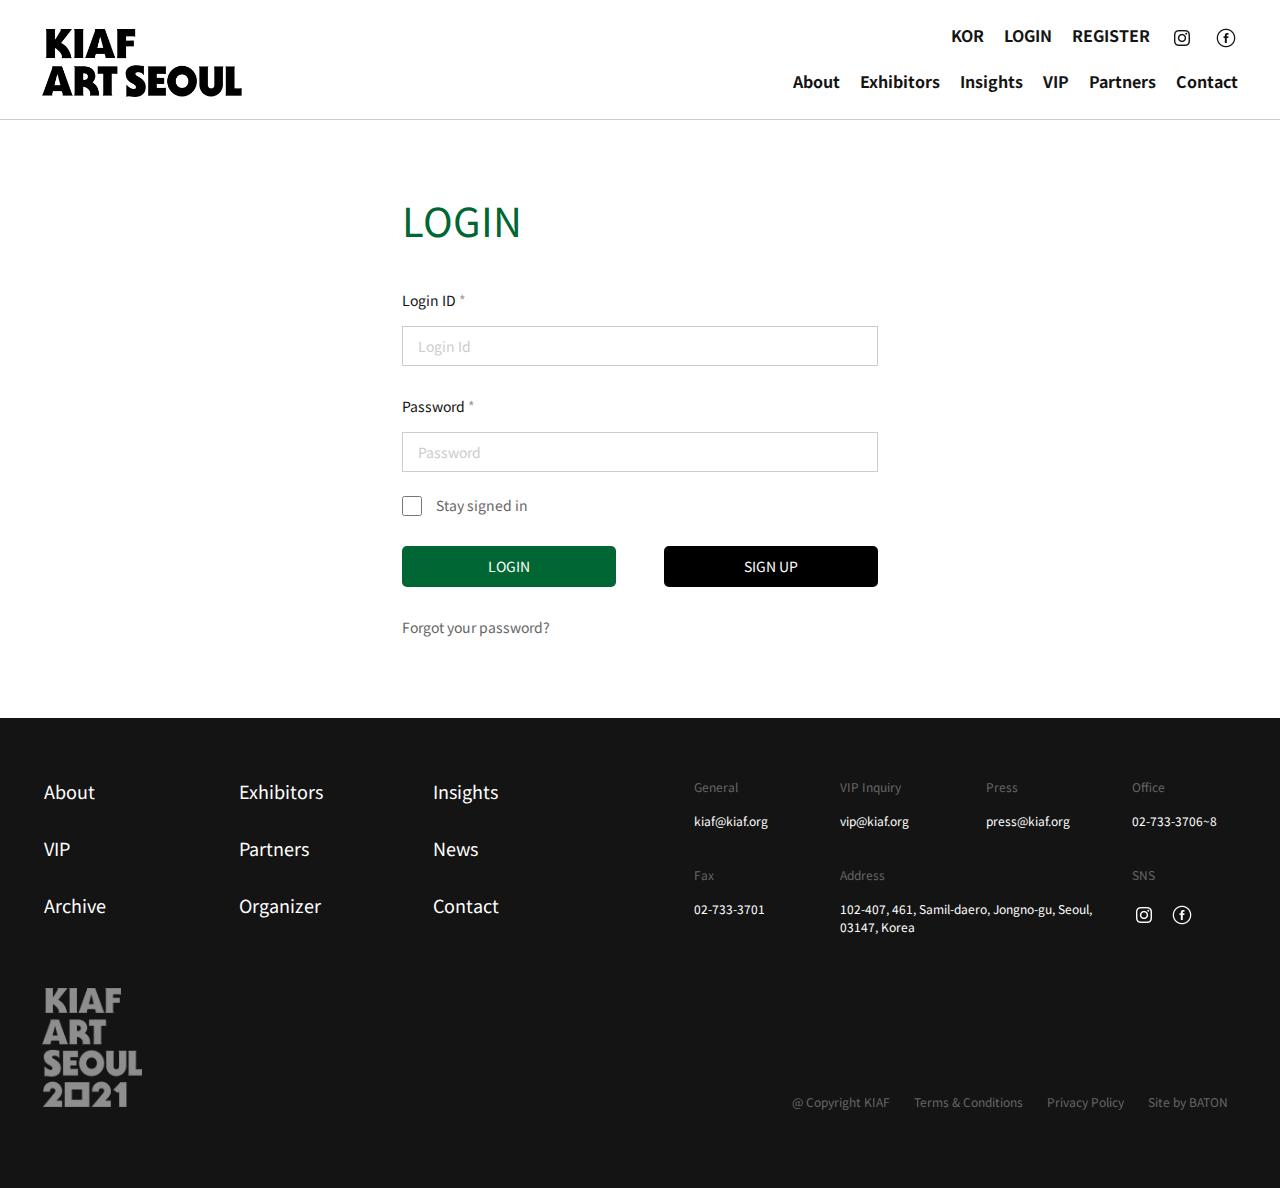
<file: sub_html/login.html>
<!DOCTYPE html>
<html lang="en">

<head>
    <meta charset="UTF-8">
    <title>login</title>
    <meta name="description" content="login">
    <meta http-equiv="X-UA-Compatible" content="IE=edge">
    <meta name="viewport" content="width=device-width, initial-scale=1.0">
    <link href="https://fonts.googleapis.com/css2?family=Noto+Sans+KR:wght@100;300;400;500;700;900&display=swap"
        rel="stylesheet">
    <link rel="stylesheet" href="../css/bootstrap.min.css">
    <link rel="stylesheet" href="../css/initial.css">
    <link rel="stylesheet" href="../css/common.css">
    <link rel="stylesheet" href="../css/login.css">

</head>

<body>
    <!-- top btn -->
    <div class="top_btn">
        <img src="../img/arrow_up.png" alt="위 화살표">
    </div>
    <!-- header start -->
    <header>
        <div class="container-fluid">
            <div class="row">
                <!-- mobile menu btn -->
                <div class="mobile_btn">
                    <a href="#">KOR</a>
                    <input type="checkbox" id="mobile">
                    <label for="mobile">
                        <span></span>
                        <span></span>
                        <span></span>
                    </label>
                    <!-- mobile_menu -->
                    <div class="mobile_menu">
                        <div class="mtop">
                            <ul>
                                <li><a href="./login.html">LOGIN</a></li>
                                <li><a href="./register.html">REGISTER</a></li>
                                <li><a href="#"><img src="../img/black_instagram.png" alt="인스타그램"></a></li>
                                <li><a href="#"><img src="../img/black_facebook.png" alt="페이스북"></a></li>
                            </ul>
                        </div>
                        <!-- mobile mbottom -->
                        <div class="mbottom">
                            <ul>
                                <li><a href="./about.html">About</a></li>
                                <li><a href="./exhibitors.html">Exhibitors</a></li>
                                <li><a href="./insights.html">Insights</a></li>
                                <li><a href="./vip.html">VIP</a></li>
                                <li><a href="./partners.html">Partners</a></li>
                                <li><a href="./contact.html">Contact</a></li>
                            </ul>
                        </div>
                    </div>
                </div>
                <!-- logo -->
                <div id="logo" class="col-md-4">
                    <h1><a href="../index.html"><img src="../img/logo.png" alt="KIAF ART SEOUL 로고"></a></h1>
                </div>
                <!-- nav -->
                <nav id="nav" class="col-md-8">
                    <div class="nav-top">
                        <ul>
                            <li><a href="#">KOR</a></li>
                            <li><a href="./login.html">LOGIN</a></li>
                            <li><a href="./register.html">REGISTER</a></li>
                            <li><a href="#"><img src="../img/black_instagram.png" alt="인스타그램"></a></li>
                            <li><a href="#"><img src="../img/black_facebook.png" alt="페이스북"></a></li>
                        </ul>
                    </div>
                    <!-- nav bottom -->
                    <div class="nav-bottom">
                        <ul>
                            <li><a href="./about.html">About</a></li>
                            <li><a href="./exhibitors.html">Exhibitors</a></li>
                            <li><a href="./insights.html">Insights</a></li>
                            <li><a href="./vip.html">VIP</a></li>
                            <li><a href="./partners.html">Partners</a></li>
                            <li><a href="./contact.html">Contact</a></li>
                        </ul>
                    </div>
                </nav>
            </div>
        </div>
    </header>
    <!-- header end -->

    <!-- main start -->
    <main>
        <section>
            <div class="container-fluid">
                <div class="row">
                    <h2>LOGIN</h2>
                    <form>
                        <!-- login id -->
                        <div class="login-id">
                            <label for="loginId">Login ID <em>*</em></label><input type="text" id="loginId"
                                placeholder="Login Id">
                        </div>
                        <!-- login password -->
                        <div class="login-password">
                            <label for="loginPassword">Password <em>*</em></label><input type="password"
                                id="loginPassword" autocomplete="off" placeholder="Password">
                        </div>
                        <!-- check sign -->
                        <div class="check-sign">
                            <input type="checkbox" id="staySigned">
                            <label for="staySigned">Stay signed in</label>
                        </div>
                        <!-- login btn -->
                        <div class="login-btn">
                            <button>LOGIN</button>
                            <button>SIGN UP</button>
                        </div>
                    </form>
                    <a href="#" class="forgot">Forgot your password?</a>
                </div>
            </div>
        </section>
    </main>
    <!-- main end -->

    <!-- footer start -->
    <footer>
        <div class="container-fluid">
            <div class="ftop">
                <div class="row">
                    <div class="left col-md-12 col-lg-6">
                        <ul>
                            <li><a href="./about.html">About</a></li>
                            <li><a href="./exhibitors.html">Exhibitors</a></li>
                            <li><a href="./insights.html">Insights</a></li>
                            <li><a href="./vip.html">VIP</a></li>
                            <li><a href="#">Partners</a></li>
                            <li><a href="#">News</a></li>
                            <li><a href="#">Archive</a></li>
                            <li><a href="#">Organizer</a></li>
                            <li><a href="#">Contact</a></li>
                        </ul>
                    </div>
                    <div class="right col-md-12 col-lg-6">
                        <ul>
                            <li>
                                <p class="title">General</p>
                                <p class="text">kiaf@kiaf.org</p>
                            </li>
                            <li>
                                <p class="title">VIP Inquiry</p>
                                <p class="text">vip@kiaf.org</p>
                            </li>
                            <li>
                                <p class="title">Press</p>
                                <p class="text">press@kiaf.org</p>
                            </li>
                            <li>
                                <p class="title">Office</p>
                                <p class="text">02-733-3706~8</p>
                            </li>
                            <li>
                                <p class="title">Fax</p>
                                <p class="text">02-733-3701</p>
                            </li>
                            <li>
                                <p class="title">Address</p>
                                <p class="text">102-407, 461, Samil-daero, Jongno-gu, Seoul, 03147, Korea</p>
                            </li>
                            <li>
                                <p class="title">SNS</p>
                                <a href="#"><img src="../img/white_instagram.png" alt="인스타그램"></a>
                                <a href="#"><img src="../img/white_facebook.png" alt="페이스북"></a>
                            </li>
                        </ul>
                    </div>
                </div>
            </div>
            <div class="fbotton">
                <div class="row">
                    <div class="flogo col-md-12 col-lg-4">
                        <a href="../index.html"><img src="../img/footer_logo.png" alt="KIAF ART SEOUL 2021 하단 로고"></a>
                    </div>
                    <div class="copyright col-md-12 col-lg-8">
                        <ul class="copy-list">
                            <li>@ Copyright KIAF</li>
                            <li><a href="#">Terms & Conditions</a></li>
                            <li><a href="#">Privacy Policy</a></li>
                            <li><a href="#">Site by BATON</a></li>
                        </ul>
                    </div>
                </div>
            </div>
        </div>
    </footer>


    <!-- footer end -->
    <!-- script -->
    <script src="../js/bootstrap.min.js"></script>
    <script src="../js/common.js"></script>
</body>

</html>
</file>
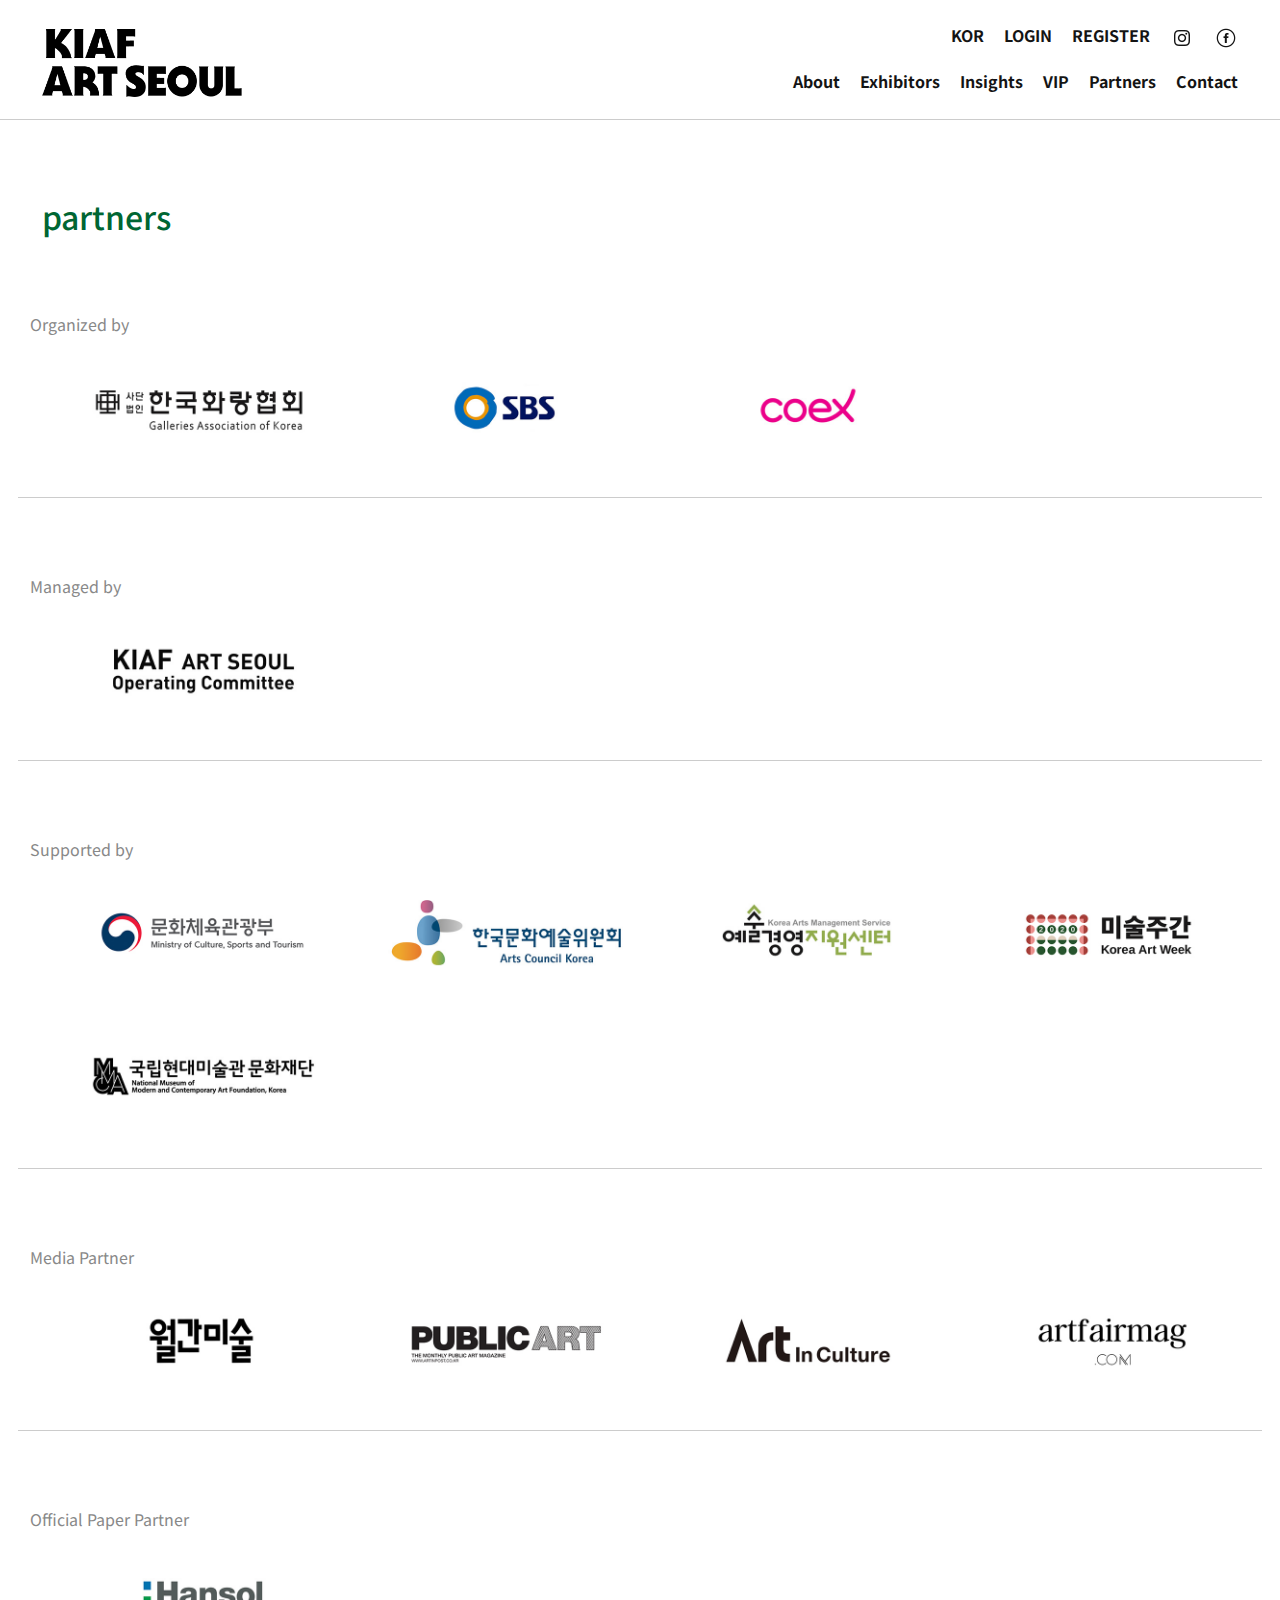
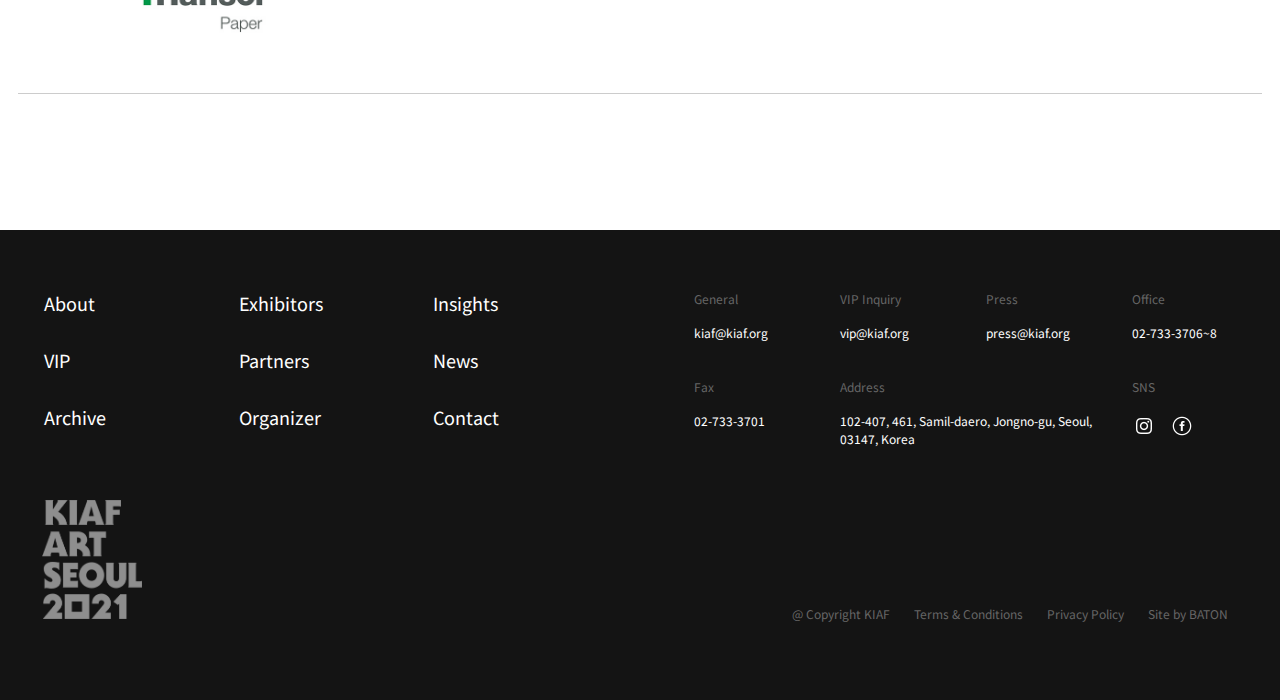
<file: sub_html/partners.html>
<!DOCTYPE html>
<html lang="en">

<head>
    <meta charset="UTF-8">
    <title>partners</title>
    <meta name="description" content="partners">
    <meta http-equiv="X-UA-Compatible" content="IE=edge">
    <meta name="viewport" content="width=device-width, initial-scale=1.0">
    <link href="https://fonts.googleapis.com/css2?family=Noto+Sans+KR:wght@100;300;400;500;700;900&display=swap"
        rel="stylesheet">
    <link rel="stylesheet" href="../css/bootstrap.min.css">
    <link rel="stylesheet" href="../css/initial.css">
    <link rel="stylesheet" href="../css/common.css">
    <link rel="stylesheet" href="../css/sub.css">

</head>

<body>
    <!-- top btn -->
    <div class="top_btn">
        <img src="../img/arrow_up.png" alt="위 화살표">
    </div>
    <!-- header start -->
    <header>
        <div class="container-fluid">
            <div class="row">
                <!-- mobile menu btn -->
                <div class="mobile_btn">
                    <a href="#">KOR</a>
                    <input type="checkbox" id="mobile">
                    <label for="mobile">
                        <span></span>
                        <span></span>
                        <span></span>
                    </label>
                    <!-- mobile_menu -->
                    <div class="mobile_menu">
                        <div class="mtop">
                            <ul>
                                <li><a href="./login.html">LOGIN</a></li>
                                <li><a href="./register.html">REGISTER</a></li>
                                <li><a href="#"><img src="../img/black_instagram.png" alt="인스타그램"></a></li>
                                <li><a href="#"><img src="../img/black_facebook.png" alt="페이스북"></a></li>
                            </ul>
                        </div>
                        <!-- mobile mbottom -->
                        <div class="mbottom">
                            <ul>
                                <li><a href="./about.html">About</a></li>
                                <li><a href="./exhibitors.html">Exhibitors</a></li>
                                <li><a href="./insights.html">Insights</a></li>
                                <li><a href="./vip.html">VIP</a></li>
                                <li><a href="./partners.html">Partners</a></li>
                                <li><a href="./contact.html">Contact</a></li>
                            </ul>
                        </div>
                    </div>
                </div>
                <!-- logo -->
                <div id="logo" class="col-md-4">
                    <h1><a href="../index.html"><img src="../img/logo.png" alt="KIAF ART SEOUL 로고"></a></h1>
                </div>
                <!-- nav -->
                <nav id="nav" class="col-md-8">
                    <div class="nav-top">
                        <ul>
                            <li><a href="#">KOR</a></li>
                            <li><a href="./login.html">LOGIN</a></li>
                            <li><a href="./register.html">REGISTER</a></li>
                            <li><a href="#"><img src="../img/black_instagram.png" alt="인스타그램"></a></li>
                            <li><a href="#"><img src="../img/black_facebook.png" alt="페이스북"></a></li>
                        </ul>
                    </div>
                    <!-- nav bottom -->
                    <div class="nav-bottom">
                        <ul>
                            <li><a href="./about.html">About</a></li>
                            <li><a href="./exhibitors.html">Exhibitors</a></li>
                            <li><a href="./insights.html">Insights</a></li>
                            <li><a href="./vip.html">VIP</a></li>
                            <li><a href="./partners.html">Partners</a></li>
                            <li><a href="./contact.html">Contact</a></li>
                        </ul>
                    </div>
                </nav>
            </div>
        </div>
    </header>
    <!-- header end -->

    <!-- main start -->
    <main>
        <section class="partners">
            <div class="container-fluid">
                <div class="row">
                    <h2>partners</h2>
                    <div class="list">
                        <p class="title_text">Organized by</p>
                        <ul class="row">
                            <li class="col-sm-6 col-md-3">
                                <a href="#"><img src="../img/partners/partners_logo_01.jpg" alt="사단법인 한국화랑협회"></a>
                            </li>
                            <li class="col-sm-6 col-md-3">
                                <a href="#"><img src="../img/partners/partners_logo_02.jpg" alt="SBS"></a>
                            </li>
                            <li class="col-sm-6 col-md-3">
                                <a href="#"><img src="../img/partners/partners_logo_03.jpg" alt="COEX"></a>
                            </li>
                        </ul>
                    </div>
                    <div class="list">
                        <p class="title_text">Managed by</p>
                        <ul class="row">
                            <li class="col-sm-6 col-md-3">
                                <a href="#"><img src="../img/partners/partners_logo_04.jpg"
                                        alt="KIAF ART SEOUL Operating Committee"></a>
                            </li>
                        </ul>
                    </div>
                    <div class="list">
                        <p class="title_text">Supported by</p>
                        <ul class="row">
                            <li class="col-sm-6 col-md-3">
                                <a href="#"><img src="../img/partners/partners_logo_05.jpg"
                                        alt="KIAF ART SEOUL Operating Committee"></a>
                            </li>
                            <li class="col-sm-6 col-md-3">
                                <a href="#"><img src="../img/partners/partners_logo_06.jpg"
                                        alt="KIAF ART SEOUL Operating Committee"></a>
                            </li>
                            <li class="col-sm-6 col-md-3">
                                <a href="#"><img src="../img/partners/partners_logo_07.jpg"
                                        alt="KIAF ART SEOUL Operating Committee"></a>
                            </li>
                            <li class="col-sm-6 col-md-3">
                                <a href="#"><img src="../img/partners/partners_logo_08.jpg"
                                        alt="KIAF ART SEOUL Operating Committee"></a>
                            </li>
                            <li class="col-sm-6 col-md-3">
                                <a href="#"><img src="../img/partners/partners_logo_09.jpg"
                                        alt="KIAF ART SEOUL Operating Committee"></a>
                            </li>
                        </ul>
                    </div>
                    <div class="list">
                        <p class="title_text">Media Partner</p>
                        <ul class="row">
                            <li class="col-sm-6 col-md-3">
                                <a href="#"><img src="../img/partners/partners_logo_10.jpg"
                                        alt="KIAF ART SEOUL Operating Committee"></a>
                            </li>
                            <li class="col-sm-6 col-md-3">
                                <a href="#"><img src="../img/partners/partners_logo_11.jpg"
                                        alt="KIAF ART SEOUL Operating Committee"></a>
                            </li>
                            <li class="col-sm-6 col-md-3">
                                <a href="#"><img src="../img/partners/partners_logo_12.jpg"
                                        alt="KIAF ART SEOUL Operating Committee"></a>
                            </li>
                            <li class="col-sm-6 col-md-3">
                                <a href="#"><img src="../img/partners/partners_logo_13.jpg"
                                        alt="KIAF ART SEOUL Operating Committee"></a>
                            </li>
                        </ul>
                    </div>
                    <div class="list">
                        <p class="title_text">Official Paper Partner</p>
                        <ul class="row">
                            <li class="col-sm-6 col-md-3">
                                <a href="#"><img src="../img/partners/partners_logo_14.jpg"
                                        alt="KIAF ART SEOUL Operating Committee"></a>
                            </li>
                        </ul>
                    </div>
                </div>
            </div>
        </section>
    </main>
    <!-- main end -->

    <!-- footer start -->
    <footer>
        <div class="container-fluid">
            <div class="ftop">
                <div class="row">
                    <div class="left col-md-12 col-lg-6">
                        <ul>
                            <li><a href="./about.html">About</a></li>
                            <li><a href="./exhibitors.html">Exhibitors</a></li>
                            <li><a href="./insights.html">Insights</a></li>
                            <li><a href="./vip.html">VIP</a></li>
                            <li><a href="#">Partners</a></li>
                            <li><a href="#">News</a></li>
                            <li><a href="#">Archive</a></li>
                            <li><a href="#">Organizer</a></li>
                            <li><a href="#">Contact</a></li>
                        </ul>
                    </div>
                    <div class="right col-md-12 col-lg-6">
                        <ul>
                            <li>
                                <p class="title">General</p>
                                <p class="text">kiaf@kiaf.org</p>
                            </li>
                            <li>
                                <p class="title">VIP Inquiry</p>
                                <p class="text">vip@kiaf.org</p>
                            </li>
                            <li>
                                <p class="title">Press</p>
                                <p class="text">press@kiaf.org</p>
                            </li>
                            <li>
                                <p class="title">Office</p>
                                <p class="text">02-733-3706~8</p>
                            </li>
                            <li>
                                <p class="title">Fax</p>
                                <p class="text">02-733-3701</p>
                            </li>
                            <li>
                                <p class="title">Address</p>
                                <p class="text">102-407, 461, Samil-daero, Jongno-gu, Seoul, 03147, Korea</p>
                            </li>
                            <li>
                                <p class="title">SNS</p>
                                <a href="#"><img src="../img/white_instagram.png" alt="인스타그램"></a>
                                <a href="#"><img src="../img/white_facebook.png" alt="페이스북"></a>
                            </li>
                        </ul>
                    </div>
                </div>
            </div>
            <div class="fbotton">
                <div class="row">
                    <div class="flogo col-md-12 col-lg-4">
                        <a href="../index.html"><img src="../img/footer_logo.png" alt="KIAF ART SEOUL 2021 하단 로고"></a>
                    </div>
                    <div class="copyright col-md-12 col-lg-8">
                        <ul class="copy-list">
                            <li>@ Copyright KIAF</li>
                            <li><a href="#">Terms & Conditions</a></li>
                            <li><a href="#">Privacy Policy</a></li>
                            <li><a href="#">Site by BATON</a></li>
                        </ul>
                    </div>
                </div>
            </div>
        </div>
    </footer>


    <!-- footer end -->
    <!-- script -->
    <script src="../js/bootstrap.min.js"></script>
    <script src="../js/common.js"></script>
</body>

</html>
</file>
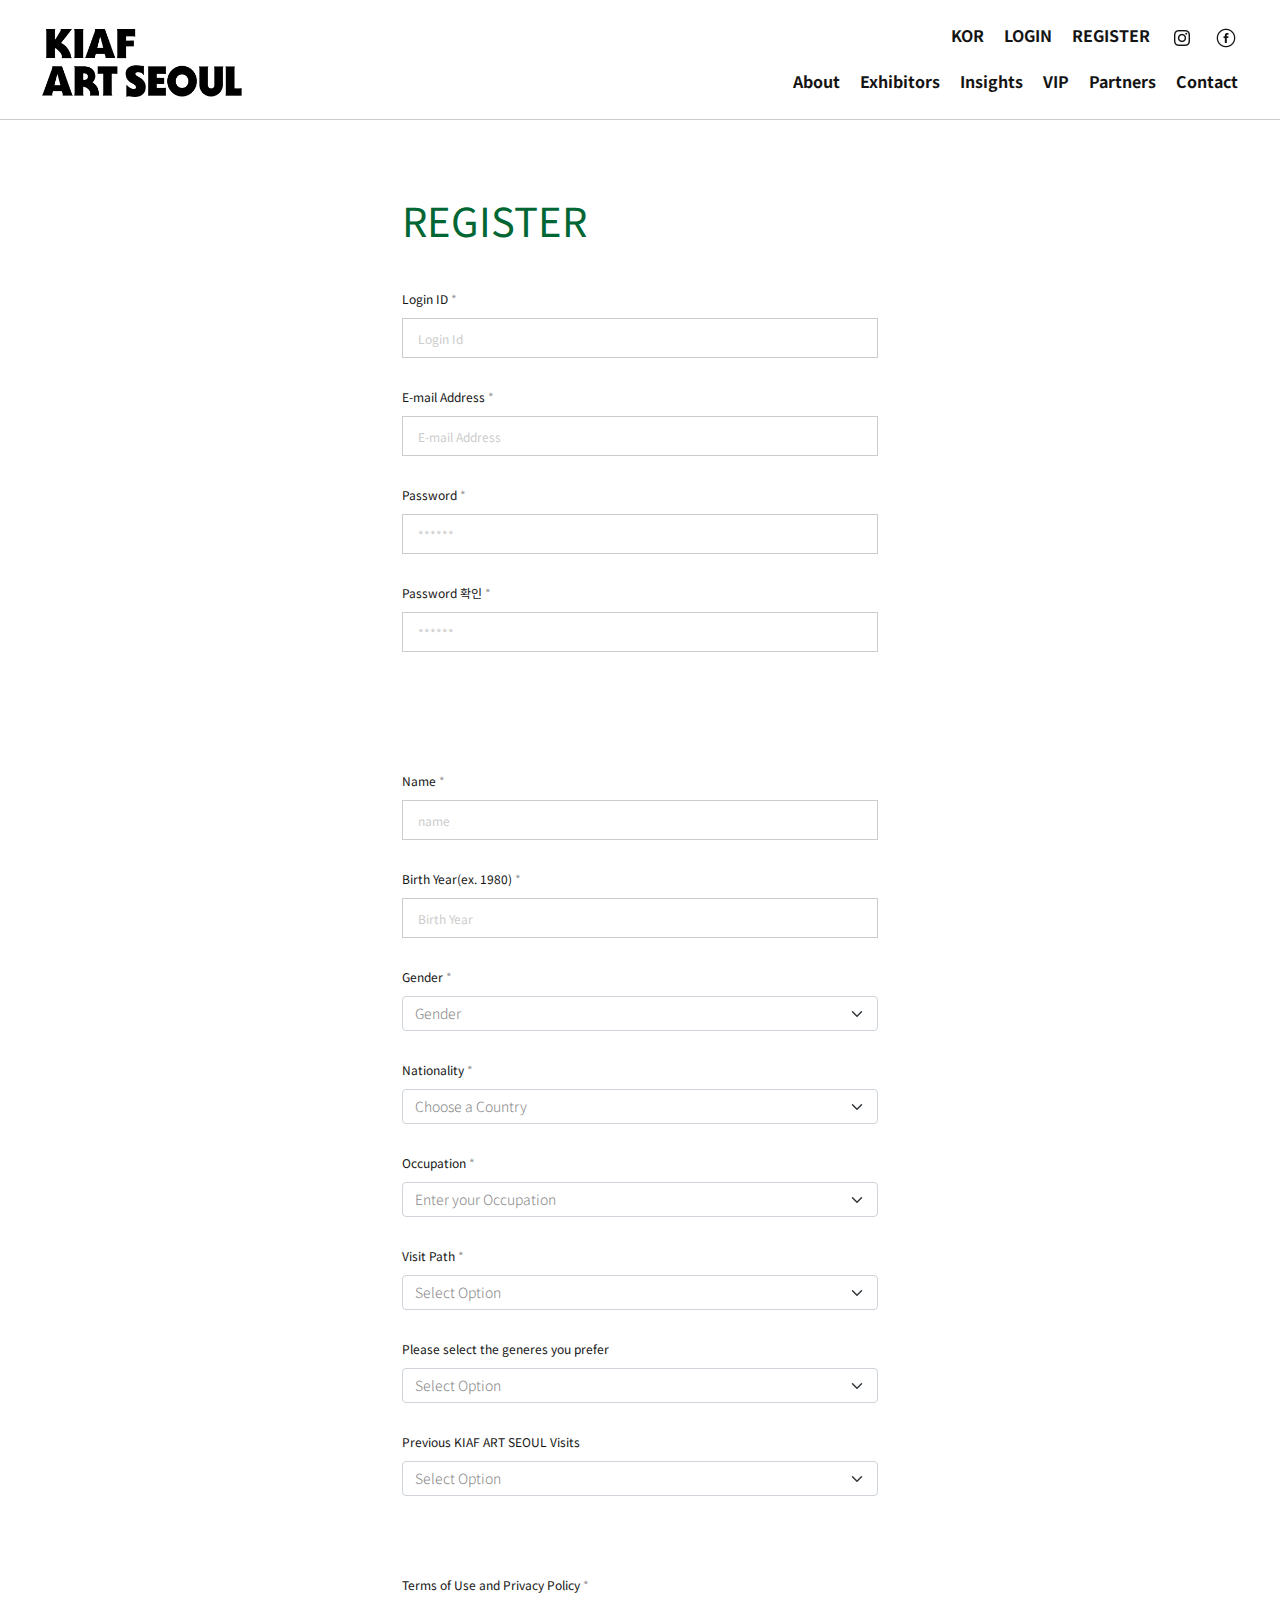
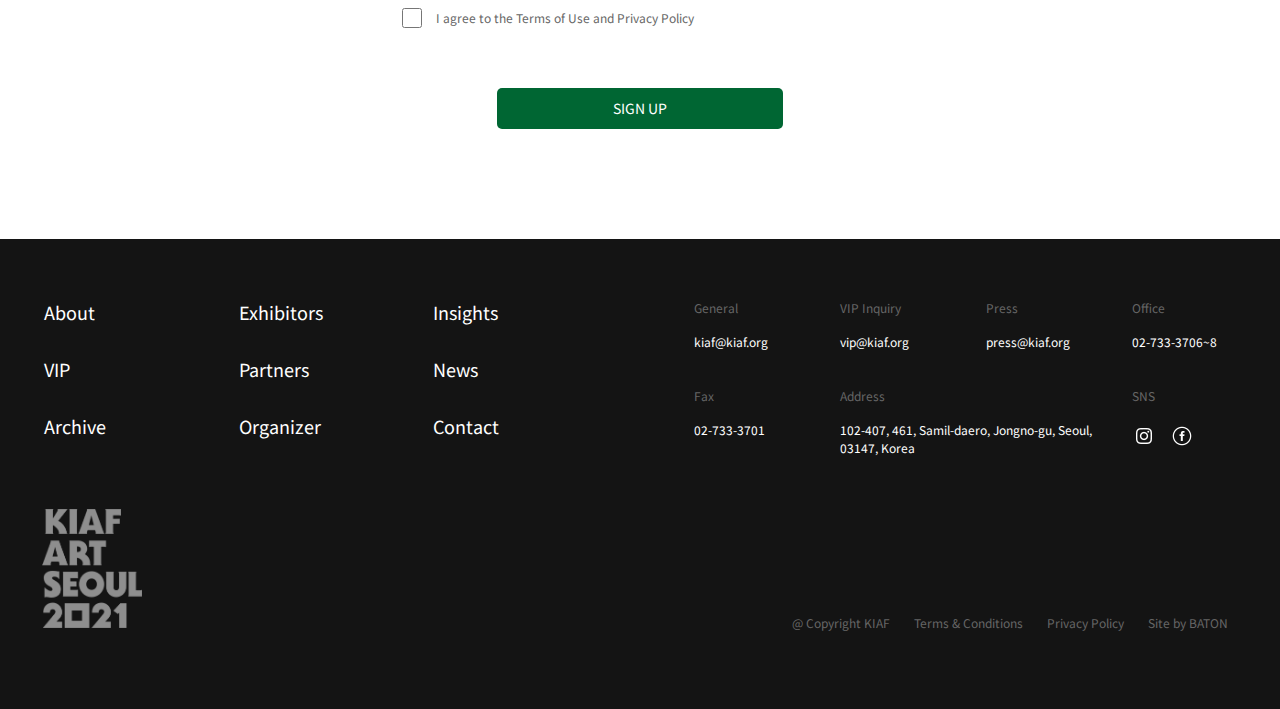
<file: sub_html/register.html>
<!DOCTYPE html>
<html lang="en">

<head>
    <meta charset="UTF-8">
    <title>register</title>
    <meta name="description" content="register">
    <meta http-equiv="X-UA-Compatible" content="IE=edge">
    <meta name="viewport" content="width=device-width, initial-scale=1.0">
    <link href="https://fonts.googleapis.com/css2?family=Noto+Sans+KR:wght@100;300;400;500;700;900&display=swap"
        rel="stylesheet">
    <link rel="stylesheet" href="../css/bootstrap.min.css">
    <link rel="stylesheet" href="../css/initial.css">
    <link rel="stylesheet" href="../css/common.css">
    <link rel="stylesheet" href="../css/register.css">

</head>

<body>
    <!-- top btn -->
    <div class="top_btn">
        <img src="../img/arrow_up.png" alt="위 화살표">
    </div>
    <!-- header start -->
    <header>
        <div class="container-fluid">
            <div class="row">
                <!-- mobile menu btn -->
                <div class="mobile_btn">
                    <a href="#">KOR</a>
                    <input type="checkbox" id="mobile">
                    <label for="mobile">
                        <span></span>
                        <span></span>
                        <span></span>
                    </label>
                    <!-- mobile_menu -->
                    <div class="mobile_menu">
                        <div class="mtop">
                            <ul>
                                <li><a href="./login.html">LOGIN</a></li>
                                <li><a href="./register.html">REGISTER</a></li>
                                <li><a href="#"><img src="../img/black_instagram.png" alt="인스타그램"></a></li>
                                <li><a href="#"><img src="../img/black_facebook.png" alt="페이스북"></a></li>
                            </ul>
                        </div>
                        <!-- mobile mbottom -->
                        <div class="mbottom">
                            <ul>
                                <li><a href="./about.html">About</a></li>
                                <li><a href="./exhibitors.html">Exhibitors</a></li>
                                <li><a href="./insights.html">Insights</a></li>
                                <li><a href="./vip.html">VIP</a></li>
                                <li><a href="./partners.html">Partners</a></li>
                                <li><a href="./contact.html">Contact</a></li>
                            </ul>
                        </div>
                    </div>
                </div>
                <!-- logo -->
                <div id="logo" class="col-md-4">
                    <h1><a href="../index.html"><img src="../img/logo.png" alt="KIAF ART SEOUL 로고"></a></h1>
                </div>
                <!-- nav -->
                <nav id="nav" class="col-md-8">
                    <div class="nav-top">
                        <ul>
                            <li><a href="#">KOR</a></li>
                            <li><a href="./login.html">LOGIN</a></li>
                            <li><a href="./register.html">REGISTER</a></li>
                            <li><a href="#"><img src="../img/black_instagram.png" alt="인스타그램"></a></li>
                            <li><a href="#"><img src="../img/black_facebook.png" alt="페이스북"></a></li>
                        </ul>
                    </div>
                    <!-- nav bottom -->
                    <div class="nav-bottom">
                        <ul>
                            <li><a href="./about.html">About</a></li>
                            <li><a href="./exhibitors.html">Exhibitors</a></li>
                            <li><a href="./insights.html">Insights</a></li>
                            <li><a href="./vip.html">VIP</a></li>
                            <li><a href="./partners.html">Partners</a></li>
                            <li><a href="./contact.html">Contact</a></li>
                        </ul>
                    </div>
                </nav>
            </div>
        </div>
    </header>
    <!-- header end -->

    <!-- main start -->
    <main>
        <section>
            <div class="container-fluid">
                <div class="row">
                    <h2>REGISTER</h2>
                    <form>
                        <!-- login id -->
                        <div class="login-id">
                            <label for="loginId">Login ID <em>*</em></label>
                            <input type="text" id="loginId" placeholder="Login Id">
                        </div>
                        <!-- email -->
                        <div class="email">
                            <label for="e-mail">E-mail Address <em>*</em></label>
                            <input type="email" id="e-mail" placeholder="E-mail Address">
                        </div>
                        <!-- login password -->
                        <div class="login-password">
                            <label for="loginPassword">Password <em>*</em></label>
                            <input type="password" id="loginPassword" autocomplete="off" placeholder="******">
                        </div>
                        <!-- login password-check -->
                        <div class="login-password-check">
                            <label for="password-check">Password 확인 <em>*</em></label>
                            <input type="password" id="password-check" autocomplete="off" placeholder="******">
                        </div>
                        <!-- name -->
                        <!-- login password -->
                        <div>
                            <label for="name">Name <em>*</em></label>
                            <input type="text" id="name" placeholder="name">
                        </div>
                        <!-- birth year -->
                        <div>
                            <label for="birth">Birth Year(ex. 1980) <em>*</em></label>
                            <input type="text" id="birth" placeholder="Birth Year">
                        </div>
                        <!-- gender -->
                        <div>
                            <label for="gender" class="form-label">Gender <em>*</em></label>
                            <select class="form-select" id="gender">
                                <option hidden disabled selected>Gender</option>
                                <option value="Male">Male 남성</option>
                                <option value="Female">Female 여성</option>
                            </select>
                        </div>
                        <!-- Nationality -->
                        <div>
                            <label for="Nationality" class="form-label">Nationality <em>*</em></label>
                            <select class="form-select" id="Nationality">
                                <option hidden disabled selected>Choose a Country</option>
                                <option value="Korea">Korea 한국</option>
                                <option value="America">America 미국</option>
                                <option value="Japan">Japan 일본</option>
                                <option value="China">China 중국</option>
                            </select>
                        </div>
                        <!-- Occupation -->
                        <div>
                            <label for="Occupation" class="form-label">Occupation <em>*</em></label>
                            <select class="form-select" id="Occupation">
                                <option hidden disabled selected>Enter your Occupation</option>
                                <option value="Artist">Artist 예술가</option>
                                <option value="ArtProfession">Art profession 예술계 종사자</option>
                                <option value="PublicOfficial">Public official 공무원</option>
                            </select>
                        </div>
                        <!-- Visit Path -->
                        <div>
                            <label for="Visit" class="form-label">Visit Path <em>*</em></label>
                            <select class="form-select" id="Visit">
                                <option hidden disabled selected>Select Option</option>
                                <option value="Magazine">Magazine 매거진</option>
                                <option value="SocialMedia">Social Media 소셜 미디어</option>
                                <option value="Others">Others 기타</option>
                            </select>
                        </div>
                        <!-- Please select the generes you prefer -->
                        <div>
                            <label for="generes" class="form-label">Please select the generes you prefer</label>
                            <select class="form-select" id="generes">
                                <option hidden disabled selected>Select Option</option>
                                <option value="Painting">Painting 회화</option>
                                <option value="Print">Print 프린트</option>
                                <option value="Photography">Photography 사진</option>
                            </select>
                        </div>
                        <!-- previous -->
                        <div>
                            <label for="Previous" class="form-label">Previous KIAF ART SEOUL Visits</label>
                            <select class="form-select" id="Previous">
                                <option hidden disabled selected>Select Option</option>
                                <option value="1st">1st time 1회</option>
                                <option value="2st">2st time 2회</option>
                                <option value="3st">3st time 3회</option>
                                <option value="over">Over 5 times 5회 이상</option>
                            </select>
                        </div>
                        <!-- check sign -->
                        <div class="check-sign">
                            <p>Terms of Use and Privacy Policy <em>*</em></p>
                            <input type="checkbox" id="staySigned">
                            <label for="staySigned">I agree to the Terms of Use and Privacy Policy</label>
                        </div>
                        <!-- login btn -->
                        <div class="login-btn">
                            <button>SIGN UP</button>
                        </div>
                    </form>
                </div>
            </div>
        </section>
    </main>
    <!-- main end -->

    <!-- footer start -->
    <footer>
        <div class="container-fluid">
            <div class="ftop">
                <div class="row">
                    <div class="left col-md-12 col-lg-6">
                        <ul>
                            <li><a href="./about.html">About</a></li>
                            <li><a href="./exhibitors.html">Exhibitors</a></li>
                            <li><a href="./insights.html">Insights</a></li>
                            <li><a href="./vip.html">VIP</a></li>
                            <li><a href="#">Partners</a></li>
                            <li><a href="#">News</a></li>
                            <li><a href="#">Archive</a></li>
                            <li><a href="#">Organizer</a></li>
                            <li><a href="#">Contact</a></li>
                        </ul>
                    </div>
                    <div class="right col-md-12 col-lg-6">
                        <ul>
                            <li>
                                <p class="title">General</p>
                                <p class="text">kiaf@kiaf.org</p>
                            </li>
                            <li>
                                <p class="title">VIP Inquiry</p>
                                <p class="text">vip@kiaf.org</p>
                            </li>
                            <li>
                                <p class="title">Press</p>
                                <p class="text">press@kiaf.org</p>
                            </li>
                            <li>
                                <p class="title">Office</p>
                                <p class="text">02-733-3706~8</p>
                            </li>
                            <li>
                                <p class="title">Fax</p>
                                <p class="text">02-733-3701</p>
                            </li>
                            <li>
                                <p class="title">Address</p>
                                <p class="text">102-407, 461, Samil-daero, Jongno-gu, Seoul, 03147, Korea</p>
                            </li>
                            <li>
                                <p class="title">SNS</p>
                                <a href="#"><img src="../img/white_instagram.png" alt="인스타그램"></a>
                                <a href="#"><img src="../img/white_facebook.png" alt="페이스북"></a>
                            </li>
                        </ul>
                    </div>
                </div>
            </div>
            <div class="fbotton">
                <div class="row">
                    <div class="flogo col-md-12 col-lg-4">
                        <a href="../index.html"><img src="../img/footer_logo.png" alt="KIAF ART SEOUL 2021 하단 로고"></a>
                    </div>
                    <div class="copyright col-md-12 col-lg-8">
                        <ul class="copy-list">
                            <li>@ Copyright KIAF</li>
                            <li><a href="#">Terms & Conditions</a></li>
                            <li><a href="#">Privacy Policy</a></li>
                            <li><a href="#">Site by BATON</a></li>
                        </ul>
                    </div>
                </div>
            </div>
        </div>
    </footer>


    <!-- footer end -->
    <!-- script -->
    <script src="../js/bootstrap.min.js"></script>
</body>

</html>
</file>
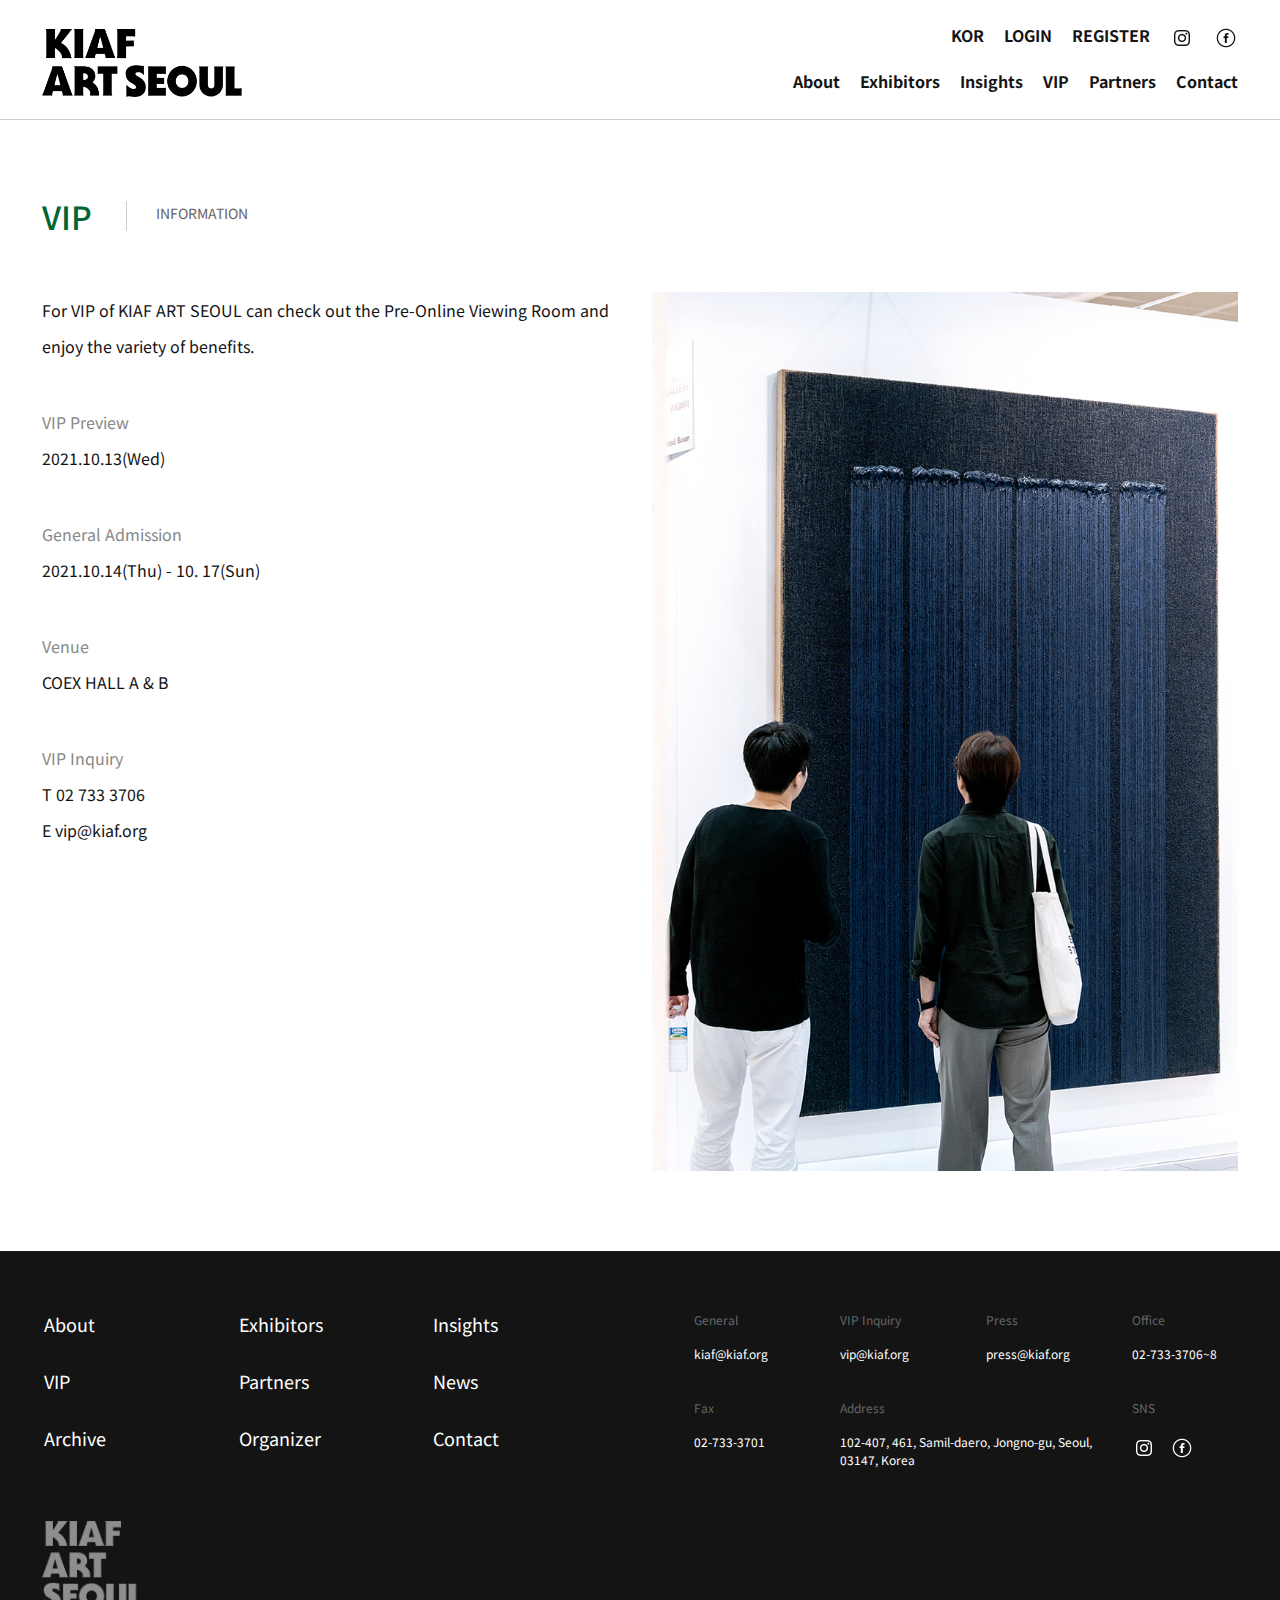
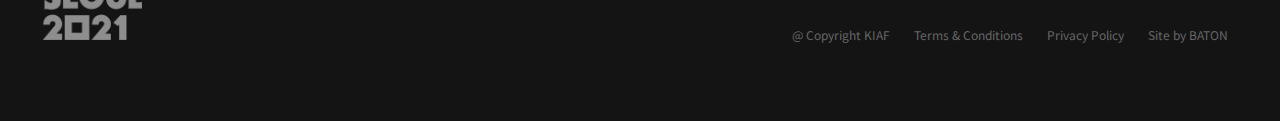
<file: sub_html/vip.html>
<!DOCTYPE html>
<html lang="en">

<head>
    <meta charset="UTF-8">
    <title>VIP</title>
    <meta name="description" content="VIP">
    <meta http-equiv="X-UA-Compatible" content="IE=edge">
    <meta name="viewport" content="width=device-width, initial-scale=1.0">
    <link href="https://fonts.googleapis.com/css2?family=Noto+Sans+KR:wght@100;300;400;500;700;900&display=swap"
        rel="stylesheet">
    <link rel="stylesheet" href="../css/bootstrap.min.css">
    <link rel="stylesheet" href="../css/initial.css">
    <link rel="stylesheet" href="../css/common.css">
    <link rel="stylesheet" href="../css/sub.css">

</head>

<body>
    <!-- top btn -->
    <div class="top_btn">
        <img src="../img/arrow_up.png" alt="위 화살표">
    </div>
    <!-- header start -->
    <header>
        <div class="container-fluid">
            <div class="row">
                <!-- mobile menu btn -->
                <div class="mobile_btn">
                    <a href="#">KOR</a>
                    <input type="checkbox" id="mobile">
                    <label for="mobile">
                        <span></span>
                        <span></span>
                        <span></span>
                    </label>
                    <!-- mobile_menu -->
                    <div class="mobile_menu">
                        <div class="mtop">
                            <ul>
                                <li><a href="./login.html">LOGIN</a></li>
                                <li><a href="./register.html">REGISTER</a></li>
                                <li><a href="#"><img src="../img/black_instagram.png" alt="인스타그램"></a></li>
                                <li><a href="#"><img src="../img/black_facebook.png" alt="페이스북"></a></li>
                            </ul>
                        </div>
                        <!-- mobile mbottom -->
                        <div class="mbottom">
                            <ul>
                                <li><a href="./about.html">About</a></li>
                                <li><a href="./exhibitors.html">Exhibitors</a></li>
                                <li><a href="./insights.html">Insights</a></li>
                                <li><a href="./vip.html">VIP</a></li>
                                <li><a href="./partners.html">Partners</a></li>
                                <li><a href="./contact.html">Contact</a></li>
                            </ul>
                        </div>
                    </div>
                </div>
                <!-- logo -->
                <div id="logo" class="col-md-4">
                    <h1><a href="../index.html"><img src="../img/logo.png" alt="KIAF ART SEOUL 로고"></a></h1>
                </div>
                <!-- nav -->
                <nav id="nav" class="col-md-8">
                    <div class="nav-top">
                        <ul>
                            <li><a href="#">KOR</a></li>
                            <li><a href="./login.html">LOGIN</a></li>
                            <li><a href="./register.html">REGISTER</a></li>
                            <li><a href="#"><img src="../img/black_instagram.png" alt="인스타그램"></a></li>
                            <li><a href="#"><img src="../img/black_facebook.png" alt="페이스북"></a></li>
                        </ul>
                    </div>
                    <!-- nav bottom -->
                    <div class="nav-bottom">
                        <ul>
                            <li><a href="./about.html">About</a></li>
                            <li><a href="./exhibitors.html">Exhibitors</a></li>
                            <li><a href="./insights.html">Insights</a></li>
                            <li><a href="./vip.html">VIP</a></li>
                            <li><a href="./partners.html">Partners</a></li>
                            <li><a href="./contact.html">Contact</a></li>
                        </ul>
                    </div>
                </nav>
            </div>
        </div>
    </header>
    <!-- header end -->

    <!-- main start -->
    <main>
        <section class="vip">
            <div class="container-fluid">
                <div class="row">
                    <div class="select col-md-12 col-lg-7">
                        <!-- title -->
                        <h2>VIP</h2>
                        <ul>
                            <li class="on"><a href="#">INFORMATION</a></li>
                        </ul>
                    </div>
                </div>
                <div class="row">
                    <div class="text col-md-12 col-lg-6">
                        <p>For VIP of KIAF ART SEOUL can check out the Pre-Online Viewing Room and enjoy the variety of
                            benefits.</p>
                        <p class="title_text">VIP Preview</p>
                        <p>2021.10.13(Wed)</p>
                        <p class="title_text">General Admission</p>
                        <p>2021.10.14(Thu) - 10. 17(Sun)</p>
                        <p class="title_text">Venue</p>
                        <p>COEX HALL A & B</p>
                        <p class="title_text">VIP Inquiry</p>
                        <p>T 02 733 3706</p>
                        <p>E vip@kiaf.org</p>
                    </div>
                    <div class="banner col-md-12 col-lg-6">
                        <img src="../img/vip/vip.jpg" alt="커다란 작품 앞 서있는 두 남자">
                    </div>
                </div>
            </div>
        </section>
    </main>
    <!-- main end -->

    <!-- footer start -->
    <footer>
        <div class="container-fluid">
            <div class="ftop">
                <div class="row">
                    <div class="left col-md-12 col-lg-6">
                        <ul>
                            <li><a href="./about.html">About</a></li>
                            <li><a href="./exhibitors.html">Exhibitors</a></li>
                            <li><a href="./insights.html">Insights</a></li>
                            <li><a href="./vip.html">VIP</a></li>
                            <li><a href="#">Partners</a></li>
                            <li><a href="#">News</a></li>
                            <li><a href="#">Archive</a></li>
                            <li><a href="#">Organizer</a></li>
                            <li><a href="#">Contact</a></li>
                        </ul>
                    </div>
                    <div class="right col-md-12 col-lg-6">
                        <ul>
                            <li>
                                <p class="title">General</p>
                                <p class="text">kiaf@kiaf.org</p>
                            </li>
                            <li>
                                <p class="title">VIP Inquiry</p>
                                <p class="text">vip@kiaf.org</p>
                            </li>
                            <li>
                                <p class="title">Press</p>
                                <p class="text">press@kiaf.org</p>
                            </li>
                            <li>
                                <p class="title">Office</p>
                                <p class="text">02-733-3706~8</p>
                            </li>
                            <li>
                                <p class="title">Fax</p>
                                <p class="text">02-733-3701</p>
                            </li>
                            <li>
                                <p class="title">Address</p>
                                <p class="text">102-407, 461, Samil-daero, Jongno-gu, Seoul, 03147, Korea</p>
                            </li>
                            <li>
                                <p class="title">SNS</p>
                                <a href="#"><img src="../img/white_instagram.png" alt="인스타그램"></a>
                                <a href="#"><img src="../img/white_facebook.png" alt="페이스북"></a>
                            </li>
                        </ul>
                    </div>
                </div>
            </div>
            <div class="fbotton">
                <div class="row">
                    <div class="flogo col-md-12 col-lg-4">
                        <a href="../index.html"><img src="../img/footer_logo.png" alt="KIAF ART SEOUL 2021 하단 로고"></a>
                    </div>
                    <div class="copyright col-md-12 col-lg-8">
                        <ul class="copy-list">
                            <li>@ Copyright KIAF</li>
                            <li><a href="#">Terms & Conditions</a></li>
                            <li><a href="#">Privacy Policy</a></li>
                            <li><a href="#">Site by BATON</a></li>
                        </ul>
                    </div>
                </div>
            </div>
        </div>
    </footer>


    <!-- footer end -->
    <!-- script -->
    <script src="../js/bootstrap.min.js"></script>
    <script src="../js/common.js"></script>
</body>

</html>
</file>
<file: css/initial.css>
@charset "utf-8";

* {
    margin: 0;
    padding: 0;
}

html,
body {
    height: 100%;
    font-family: 'Noto Sans KR', sans-serif;
    color: #141414;
}

ul,
ol {
    list-style: none;
}

h1,
h2,
h3,
h4,
h5,
h6 {
    font-size: 100%;
    font-weight: normal;
    line-height: 1;
}

a {
    text-decoration: none;
    color: inherit;
}

img {
    vertical-align: middle;
    border: none;
}

input,
button,
select {
    outline: none;
    border: none;
    background: none;
}


input::placeholder {
    color: #ccc;
}

select::-ms-expand {
    display: none
}

address {
    font-style: normal;
}

table {
    border-collapse: collapse;
}

em {
    font-style: normal;
}
</file>
<file: css/common.css>
@charset "utf-8";

/* z-index 

header : 100;
.top_btn : 200;
.mobile_btn : 300;

*/

/* 

text color : #141414;
sub text : #666;

*/

/* a tag hover */
a:hover {
    color: #006633;
}

/* nav */
body {
    padding-top: 120px;
}

/* top btn */
.top_btn {
    visibility: hidden;
    opacity: 0;
    position: fixed;
    bottom: 10px;
    right: 10px;
    width: 40px;
    height: 40px;
    text-align: center;
    background: #f1f1f1;
    border: 1px solid #ccc;
    transition: 0.3s;
    cursor: pointer;
    z-index: 200;
}

.top_btn.on {
    visibility: visible;
    opacity: 1;
}

.top_btn img {
    width: 14px;
    vertical-align: bottom;

}

/* mobile btn */
.mobile_btn {
    display: none;
    position: absolute;
    top: 40%;
    right: 30px;
    width: auto;
    z-index: 300;
}

.mobile_btn a {
    font-weight: 500;
    margin-right: 20px;
}

.mobile_btn input {
    display: none;
}

.mobile_btn label {
    position: relative;
    width: 40px;
    height: 16px;
    cursor: pointer;
}

/* mobile label span button */
.mobile_btn label span {
    position: absolute;
    width: 40px;
    height: 2px;
    background: #141414;
    transition: 0.3s ease-out;
}

.mobile_btn label span:nth-child(2) {
    top: 8px;
}

.mobile_btn label span:nth-child(3) {
    top: 16px;
}

/* input type checked */
.mobile_btn input:checked+label>span:nth-child(1) {
    transform: rotate(45deg);
    top: 8px;
}

.mobile_btn input:checked+label>span:nth-child(2) {
    opacity: 0;
}

.mobile_btn input:checked+label>span:nth-child(3) {
    transform: rotate(-45deg);
    top: 8px;
}

/* mobile_menu */
.mobile_menu {
    display: none;
    position: fixed;
    top: 80px;
    bottom: 0;
    left: 0;
    right: 0;
    padding: 30px 0 0 16px;
    box-sizing: border-box;
    background: #fff;
}

.mobile_btn input:checked~.mobile_menu {
    display: block;
}

/* mtop */
.mobile_menu .mtop ul {
    display: flex;
}

.mobile_menu .mtop ul li a {
    font-weight: 500;
}

.mobile_menu .mtop ul li a img {
    width: 24px;
}

/* mbottom */
.mobile_menu .mbottom {
    margin-top: 40px;
}

.mobile_menu .mbottom ul li {
    margin-bottom: 20px;
}

.mobile_menu .mbottom ul li a {
    font-size: 18px;
    font-weight: 500;
}

/* header start */
header {
    position: fixed;
    top: 0;
    width: 100%;
    height: 120px;
    padding: 0 30px;
    background: #fff;
    border-bottom: 1px solid #ccc;
    box-sizing: border-box;
    z-index: 100;
}

/* logo */
#logo {
    height: 120px;
}

#logo h1 {
    width: 200px;
    line-height: 120px;
}

#logo h1 a img {
    width: 100%;
}

#nav {
    margin-top: 20px;
}

#nav ul {
    display: flex;
    justify-content: flex-end;
}

#nav .nav-top {
    line-height: 30px;
}

#nav .nav-bottom {
    line-height: 30px;
}

#nav ul li {
    margin-left: 20px;
}

#nav ul li a {
    font-size: 16px;
    font-weight: bold;
}

#nav ul li a img {
    width: 24px;
}

/* header end */

/* footer start */
footer {
    padding: 60px 0;
    background: #141414;
}

/* ftop */
footer .ftop {
    color: white;
    margin-bottom: 0;
}

.left.col-sm-12 {
    margin-bottom: 0;
}

footer .ftop .left ul {
    display: flex;
    flex-wrap: wrap;
}

footer .ftop .left ul li {
    flex: 1 0 33%;
    margin-bottom: 30px;
}

footer .ftop .left ul li a {
    font-size: 18px;
}

footer .ftop .left ul li a:hover {
    color: #00ce67;
}

/* ftop right */
footer .ftop .right ul {
    display: flex;
    flex-wrap: wrap;
    justify-content: flex-start;
}

footer .ftop .right ul li {
    width: calc(25% - 20px);
    margin: 0 10px 20px;
}

footer .ftop .right ul li p {
    font-size: 12px;
}

footer .ftop .right ul li:nth-child(6) {
    flex: 2 0 auto;
}

footer .ftop .right ul li .title {
    color: #666;
}

footer .ftop .right ul li a img {
    width: 24px;
}

footer .ftop .right ul li a img:nth-child(1) {
    margin-right: 10px;
}

/* fbotton */
footer .fbotton {
    padding: 0 30px;
    box-sizing: border-box;
    color: #666;
}

footer .fbotton .flogo a img {
    width: 100px;
}

/* fbotton copyright */
footer .fbotton .copyright {
    padding-top: 100px;
    text-align: right;
}

footer .fbotton .copyright span {
    font-size: 12px;
}

footer .fbotton .copyright span:first-child {
    margin-right: 10px;
}

/* copy-list */
footer .fbotton .copyright .copy-list {
    padding: 0;
}

footer .fbotton .copyright .copy-list li {
    display: inline-block;
    font-size: 12px;
    margin: 0 10px;
}

/* footer end */

/* media query 991px */
@media screen and (max-width : 991px) {
    body {
        padding-top: 80px;
    }

    header {
        height: 80px;
    }

    /* logo */
    #logo {
        height: 80px;
    }

    #logo h1 {
        width: 130px;
        line-height: 80px;
    }

    #logo h1 a img {
        width: 100%;
    }

    .mobile_btn {
        display: block;
    }

    /* nav */
    #nav {
        display: none;
    }

    /* footer */
    footer .fbotton .copyright {
        padding-top: 30px;
        padding-right: 0px;
        text-align: left;
    }
}

/* media query 768px */
@media screen and (max-width : 768px) {
    footer .ftop .right ul li {
        width: calc(50% - 20px);
    }

    footer .fbotton .copyright .copy-list li {
        display: block;
        margin-bottom: 10px;
    }
}

/* media query 500px */
@media screen and (max-width : 500px) {
    footer .ftop .left ul li {
        flex: 1 0 50%;
        margin-bottom: 30px;
    }
}

/* media query 350px */
@media screen and (max-width : 350px) {

    html,
    body {
        min-width: 350px;
    }
}
</file>
<file: css/main.css>
@charset "utf-8";

/* common style start */
.col-sm-12 {
    margin-bottom: 80px;
}

/* common btn */
.btn {
    position: relative;
    font-weight: bold;
}

.btn:before {
    content: '';
    position: absolute;
    top: 45%;
    left: 0;
    width: 5px;
    height: 5px;
    border-radius: 100%;
    background: #000;
}

.btn img {
    margin-left: 8px;
    margin-bottom: 3px;
    width: 18px;
}

/* common style end */

/* carousel style */
.carousel-item>img {
    width: 100%;
}

.carousel-caption {
    top: 10%;
    left: 5%;
    right: 0;
}

.carousel-caption h1 {
    font-size: 40px;
    font-weight: 500;
    line-height: 1.3;
    margin-bottom: 10px;
    color: #141414
}

.carousel-caption p {
    font-size: 18px;
    line-height: 1.8;
    color: #141414;
}

/* section start */
section {
    padding: 80px 30px;
    border-bottom: 1px solid #aaa;
}

/* main title */
section h2 {
    font-size: 50px;
    margin: 0 0 60px;
    color: #006633;
}

/* sub title */
section h3 {
    font-size: 18px;
    font-weight: 500;
    line-height: 24px;
    margin-top: 14px;
}

/* common sub text style */
section p {
    font-size: 14px;
    font-weight: 400;
    line-height: 1.8;
    color: #666;
}

/* class sub text style */
section .row .sub_text {
    font-size: 18px;
    color: #141414;
}

/* img scale */
section img {
    width: 100%;
}

/* app book */
.appbook .img {
    text-align: center;
}

.appbook img {
    width: 300px;
}

.appbook .qrcode {
    display: flex;
    margin-top: 100px;
}

.appbook .qrcode .box {
    width: 50%;
    text-align: center;
}

.appbook .qrcode .box h3 {
    font-size: 32px;
    margin-top: 0;
}

.appbook .qrcode .box img {
    width: 50%;
}

/* section btn align */
section .container-fluid>p {
    text-align: center;
}

/* section btn font size */
section .container-fluid>p a {
    font-size: 24px;
}

/* .archive btn style */
.archive .row .col-md-6 {
    padding-left: 20px;
    box-sizing: border-box;
}

/* videos */
.videos h3 {
    font-size: 22px;
    line-height: 1.3;
}

.videos .row a {
    position: relative;
}

.videos .row>.col-sm-12>a:after {
    content: '';
    position: absolute;
    top: 0;
    left: 45%;
    width: 30px;
    height: 30px;
    background-image: url('../img/play_btn.png');
    background-size: contain;
    opacity: 0.8;
}

.videos img {
    transition: 0.3s;
}

.videos img:hover {
    opacity: 0.9;
}

/* section end */


/* media query 768px */
@media screen and (max-width : 768px) {
    .carousel-caption {
        top: 10px;
        left: 30px;
    }

    .carousel-caption h1 {
        font-size: 30px;
    }

    .carousel-caption p {
        font-size: 14px;
    }

    /* seciton */
    section {
        padding: 50px 15px;
    }

    section h2 {
        font-size: 40px;
        margin: 0 0 30px;
    }

    section h3 {
        font-size: 16px;
    }

    section p {
        font-size: 12px;
    }

    section .row .sub_text {
        font-size: 14px;
    }

    .appbook .qrcode .box h3 {
        font-size: 21px;
    }
}
</file>
<file: css/sub.css>
@charset "utf-8";

/* main section */
section {
    min-height: 800px;
    padding: 80px 30px;
    box-sizing: border-box;
}

/* title */
section .row h2 {
    font-size: 32px;
    font-weight: 500;
    margin-bottom: 60px;
    color: #006633;
}

/* sub text */
section .row .text p {
    line-height: 36px;
}

section .row .text .title {
    font-size: 36px;
    margin-top: 100px;
}

section .row .text input {
    width: 200px;
    height: 50px;
    font-size: 13px;
    padding-left: 10px;
    box-sizing: border-box;
    color: #141414;
    border: 1px solid #ccc;
}

section .row .text button {
    width: 100px;
    height: 50px;
    font-size: 13px;
    line-height: 50px;
    color: white;
    background: #000;
}

/* banner */
section .row .banner img {
    width: 100%;
}

/* insights html start */
.insights .text {
    text-align: right;
}

section .select h2 {
    position: relative;
    margin-right: 32px;
}

section .select h2:after {
    content: '';
    position: absolute;
    top: calc(50% - 15px);
    right: -35px;
    width: 1px;
    height: 30px;
    background: #ccc;
}

.select {
    display: flex;
}

.select ul {
    display: flex;
}

.select ul li {
    margin-right: 28px;
    color: #666;
}

.select ul li:last-child {
    margin-right: 0;
}

.select ul li a.on {
    font-weight: 500;
    color: #fff;
    padding: 5px 10px;
    border-radius: 15px;
    background: #006633;
}

.select ul li a {
    font-size: 14px;
}

.select ul li a:hover {
    color: #ccc;
}

/* list */
.list {
    padding: 0;
}

.list li {
    margin-bottom: 30px;
}

.list li h3 {
    font-size: 16px;
    line-height: 1.4;
    margin-top: 10px;
}

.list li p {
    font-size: 12px;
    color: #666;
}

.list img {
    width: 100%;
    transition: 0.3s;
}

.list img:hover {
    opacity: 0.8;
}

/* more btn */
.more {
    margin: 0 auto;
    text-align: center;
    padding: 20px 0;
    color: #666;
    border-radius: 10px;
    background: #f1f1f1;
    border: 1px solid #ccc;
    transition: 0.3s;
}

.more:hover {
    color: #fff;
    background: #006633;
}

/* insights html end */

/* vip html start */
.vip .text {
    margin-bottom: 40px;
}

.vip .text p {
    margin-bottom: 0;
}

.title_text {
    margin-top: 40px;
    color: #888;
}

/* vip html end */

/* partners html start */
.partners .list {
    padding: 20px 0 40px;
}

.partners .title_text {
    margin-top: 0;
}

.partners .list .row {
    border-bottom: 1px solid #ccc;
}

.partners .list img {
    width: 100%;
}

/* partners html end */

/* contact html start */
.contact .text_list>div {
    margin-bottom: 60px;
}

.contact .text_list>div:last-child {
    margin-bottom: 0;
}

/* contact html end */


/* media query 991px */
@media screen and (max-width:991px) {
    section .row h2 {
        font-size: 20px;
        padding-bottom: 30px;
        margin-bottom: 30px;
        border-bottom: 1px solid #ccc;
    }

    section .row .text input {
        width: 140px;
        height: 40px;
        font-size: 12px;
        line-height: 40px;
    }

    section .row .text button {
        width: 80px;
        height: 40px;
        line-height: 40px;
    }

    /* insights html */
    section .select .row h2 {
        border-bottom: none;
        padding-bottom: 0;
    }

    section .select h2:after {
        display: none;
    }

    .insights .text {
        text-align: left;
        margin: 20px 0 40px;
        padding-bottom: 30px;
        border-bottom: 1px solid #ccc;
    }

    .select {
        display: block;
    }

    .select ul {
        padding: 0;
    }

    .select ul li {
        margin-right: 14px;
    }

    .select ul li a {
        font-size: 13px;
    }

    /* vip */
    .vip .row .select h2 {
        font-size: 30px;
        margin-bottom: 20px;
        padding: 0;
        border: none;
    }

    .vip .row .select ul {
        margin-bottom: 40px;
        padding-bottom: 20px;
        border-bottom: 1px solid #ccc;
    }
}
</file>
<file: css/login.css>
@charset "utf-8";

/* login section */
section .row {
    width: 500px;
    margin: 0 auto;
    padding: 80px 0;
}

/* title */
section .row h2 {
    font-size: 40px;
    margin-bottom: 40px;
    color: #006633;
}

section .row .login-id {
    margin-bottom: 30px;
}

section .row label {
    display: block;
    font-size: 14px;
    margin: 10px 0 15px;
}

section .row label em {
    color: #999;
}

section .row input {
    width: 100%;
    height: 40px;
    font-size: 14px;
    padding-left: 15px;
    box-sizing: border-box;
    border: 1px solid #ccc;
}

/* check sign */
section .row .check-sign {
    margin: 20px 0 30px;
}

section .row .check-sign label {
    display: inline-block;
    margin: 0 0 0 10px;
    color: #666;
}

section .row .check-sign input {
    width: 20px;
    height: 20px;
    vertical-align: bottom;
}

/* login-btn */
.login-btn {
    display: flex;
    justify-content: space-between;
    margin-bottom: 30px;
}

.login-btn button {
    width: 45%;
    font-size: 14px;
    text-align: center;
    padding: 10px 0;
    border-radius: 5px;
    color: #fff;
    background: #000;
}

.login-btn button:first-child {
    background: #006633;
}

/* forgot text */
.forgot {
    font-size: 14px;
    color: #666;
}

/* media query 540px */
@media screen and (max-width : 540px) {
    section .row {
        width: 100%;
        margin: 0 auto;
        padding: 80px 0;
    }
}

/* media query 480px */
@media screen and (max-width : 480px) {
    .login-btn {
        display: block;
    }

    .login-btn button {
        display: block;
        width: 100%;
        margin-bottom: 20px;
    }
}
</file>
<file: css/register.css>
@charset "utf-8";

/* login section */
section .row {
    width: 500px;
    margin: 0 auto;
    padding: 80px 0;
}

/* title */
section .row h2 {
    font-size: 40px;
    margin-bottom: 40px;
    color: #006633;
}

section .row form>div {
    margin-bottom: 30px;
}

section .row .login-password-check {
    margin-bottom: 120px;
}

section .row label {
    display: block;
    font-size: 12px;
    margin: 10px 0 10px;
}

em {
    color: #999;
}

section .row input {
    width: 100%;
    height: 40px;
    font-size: 12px;
    padding-left: 15px;
    box-sizing: border-box;
    border: 1px solid #ccc;
}

/* check sign */
section .row .check-sign {
    margin: 0px 0 60px;
}

section .row .check-sign p {
    font-size: 12px;
    margin: 80px 0 10px;
}

section .row .check-sign label {
    display: inline-block;
    margin: 0 0 0 10px;
    color: #666;
}

section .row .check-sign input {
    width: 20px;
    height: 20px;
    vertical-align: bottom;
}

/* login-btn */
.login-btn {
    text-align: center;
}

.login-btn button {
    width: 60%;
    font-size: 14px;
    text-align: center;
    padding: 10px 0;
    border-radius: 5px;
    color: #fff;
    background: #000;
}

.login-btn button:first-child {
    background: #006633;
}

/* option */
.form-select {
    font-size: 14px;
    font-weight: 300;
    color: #888;
}

@media screen and (max-width : 540px) {
    section .row {
        width: 100%;
        margin: 0 auto;
        padding: 80px 0;
    }
}
</file>
